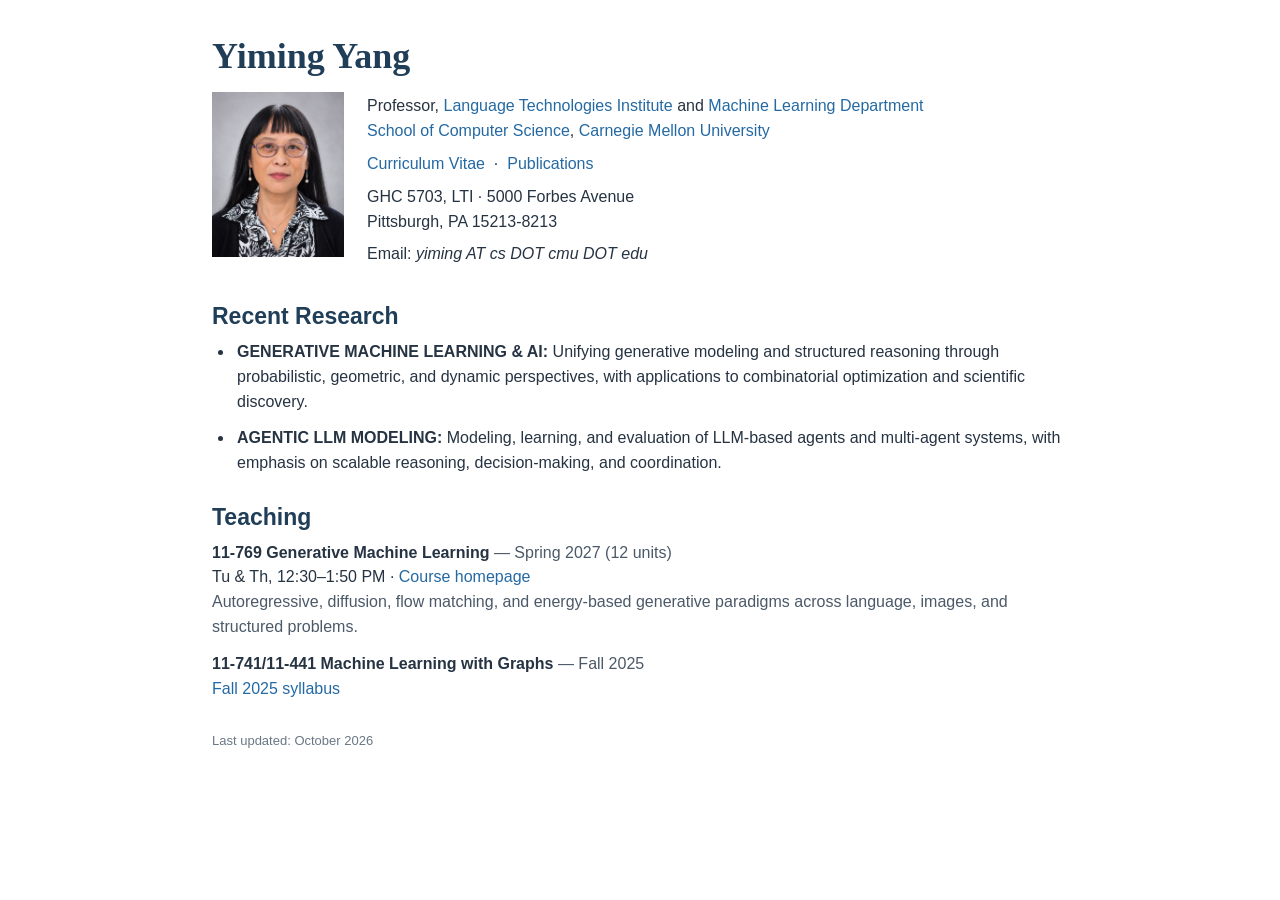
<file: index.html>
<!doctype html>
<html lang="en"><head><meta charset="utf-8"><meta name="viewport" content="width=device-width,initial-scale=1"><title>Yiming Yang | Carnegie Mellon University</title><meta name="description" content="Academic homepage of Yiming Yang, Professor at Carnegie Mellon University."><style>*{box-sizing:border-box}body{margin:0;background:#fff;color:#263342;font:16px/1.55 Arial,Helvetica,sans-serif}.page{max-width:940px;margin:0 auto;padding:36px 42px 55px}h1{font-family:Georgia,serif;font-size:36px;line-height:1.15;margin:0 0 15px;color:#203e58}h2{font-size:23px;color:#203e58;margin:27px 0 9px;line-height:1.25}a{color:#2469a3;text-decoration:none}a:hover{text-decoration:underline}.intro{display:flex;gap:23px;align-items:flex-start}.portrait{width:132px;height:auto;flex-shrink:0}.identity{padding-top:2px}.identity p{margin:0 0 8px}.links{margin-top:12px}.research{padding-left:22px;margin:9px 0}.research li{margin-bottom:12px;padding-left:3px}.course{margin:0 0 12px}.meta{color:#4b5968}.contact{margin:0 0 6px}.footer{margin-top:30px;color:#697786;font-size:13px}@media(max-width:560px){.page{padding:22px 20px}.intro{gap:16px}.portrait{width:105px}h1{font-size:30px}h2{font-size:21px}}</style></head>
<body><main class="page"><h1>Yiming Yang</h1><div class="intro"><img class="portrait" alt="Portrait of Yiming Yang" src="assets/YimingYang_2023_v2.png"><div class="identity"><p>Professor, <a href="https://www.lti.cs.cmu.edu/">Language Technologies Institute</a> and <a href="https://www.ml.cmu.edu/">Machine Learning Department</a><br><a href="https://www.cs.cmu.edu/">School of Computer Science</a>, <a href="https://www.cmu.edu/">Carnegie Mellon University</a></p><p class="links"><a href="https://yimingyang2026.github.io/YYang_CV_2026_2pages.pdf">Curriculum Vitae</a> &nbsp;·&nbsp; <a href="publications.html">Publications</a></p><p class="contact">GHC 5703, LTI · 5000 Forbes Avenue<br>Pittsburgh, PA 15213-8213</p><p class="contact">Email: <em>yiming AT cs DOT cmu DOT edu</em></p></div></div>
<section><h2>Recent Research</h2><ul class="research"><li><strong>GENERATIVE MACHINE LEARNING & AI:</strong> Unifying generative modeling and structured reasoning through probabilistic, geometric, and dynamic perspectives, with applications to combinatorial optimization and scientific discovery.</li><li><strong>AGENTIC LLM MODELING:</strong> Modeling, learning, and evaluation of LLM-based agents and multi-agent systems, with emphasis on scalable reasoning, decision-making, and coordination.</li></ul></section><section><h2>Teaching</h2><p class="course"><strong>11-769 Generative Machine Learning</strong> <span class="meta">— Spring 2027 (12 units)</span><br>Tu &amp; Th, 12:30–1:50 PM · <a href="https://yimingyang2026.github.io/11-769-s27/">Course homepage</a><br><span class="meta">Autoregressive, diffusion, flow matching, and energy-based generative paradigms across language, images, and structured problems.</span></p><p class="course"><strong>11-741/11-441 Machine Learning with Graphs</strong> <span class="meta">— Fall 2025</span><br><a href="https://yimingyang2026.github.io/11-741_F25_syllabus.pdf">Fall 2025 syllabus</a></p></section><p class="footer">Last updated: October 2026</p></main></body></html>
</file>
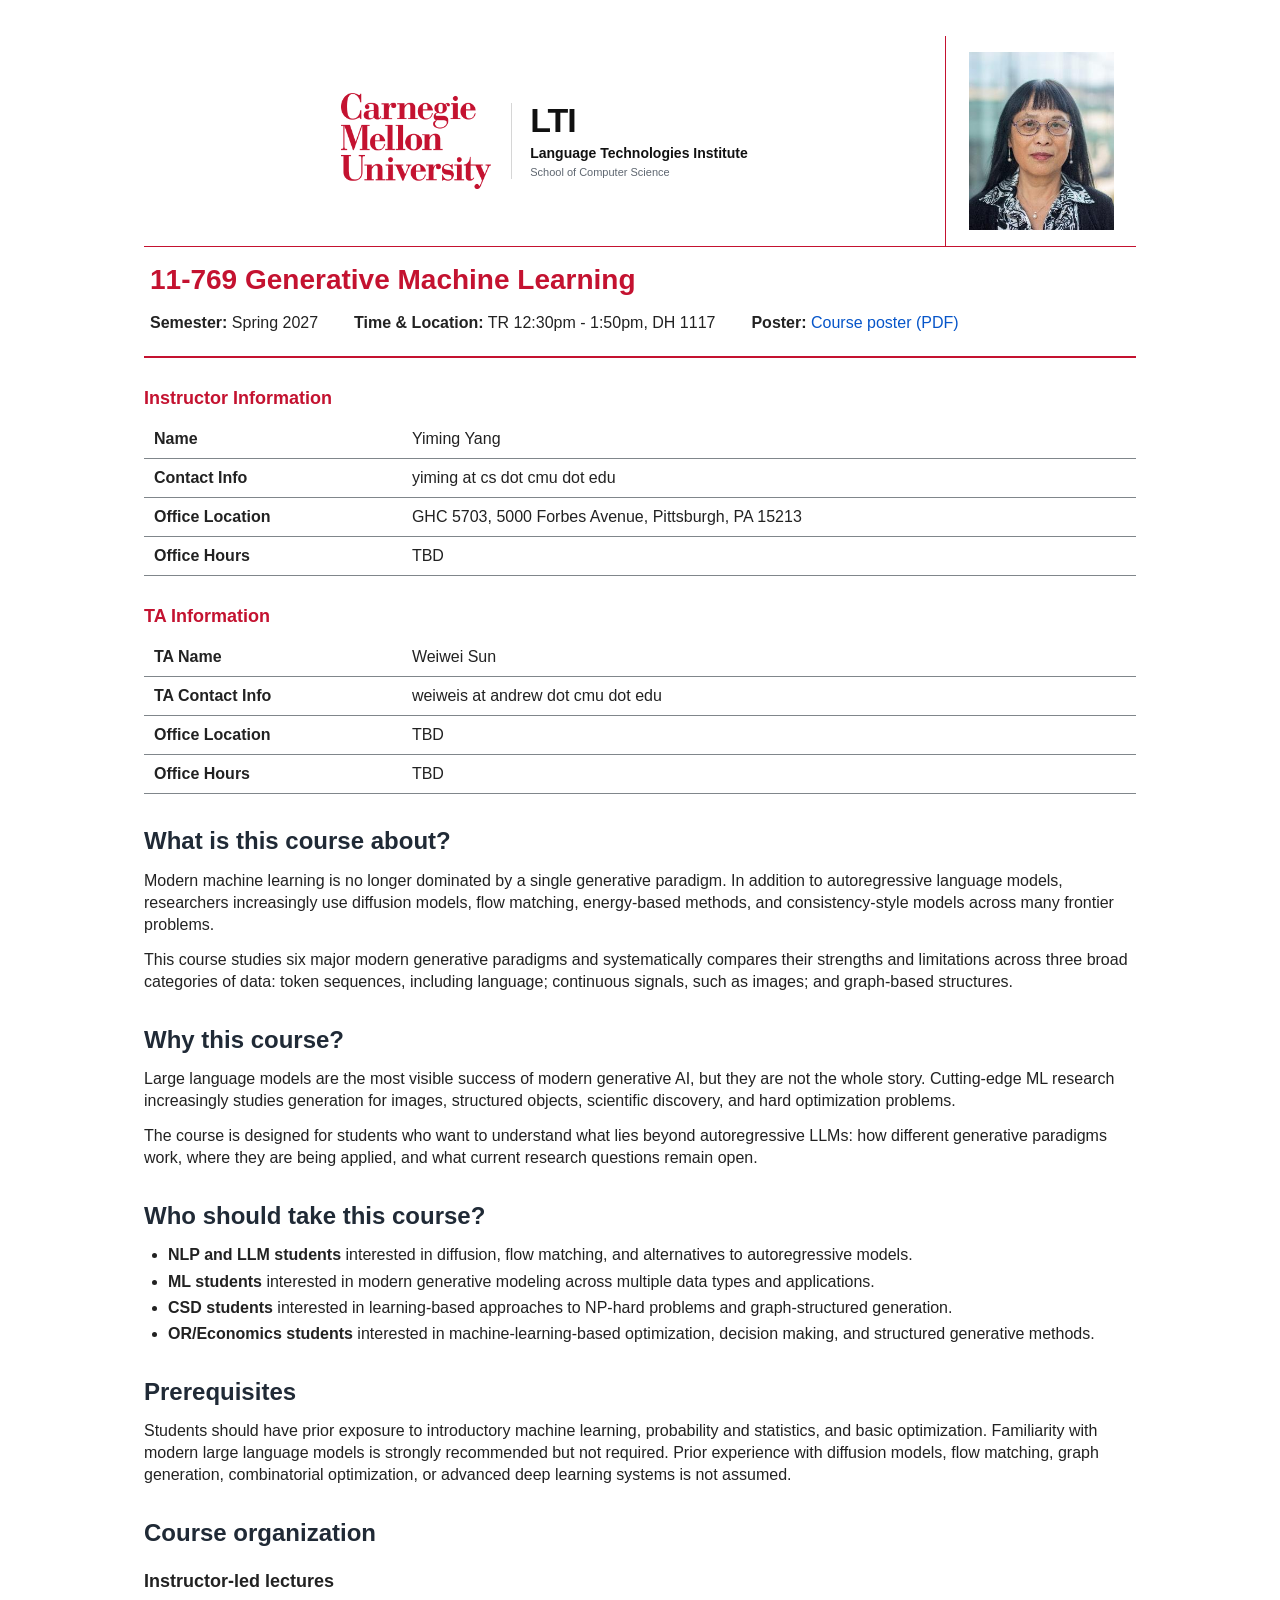
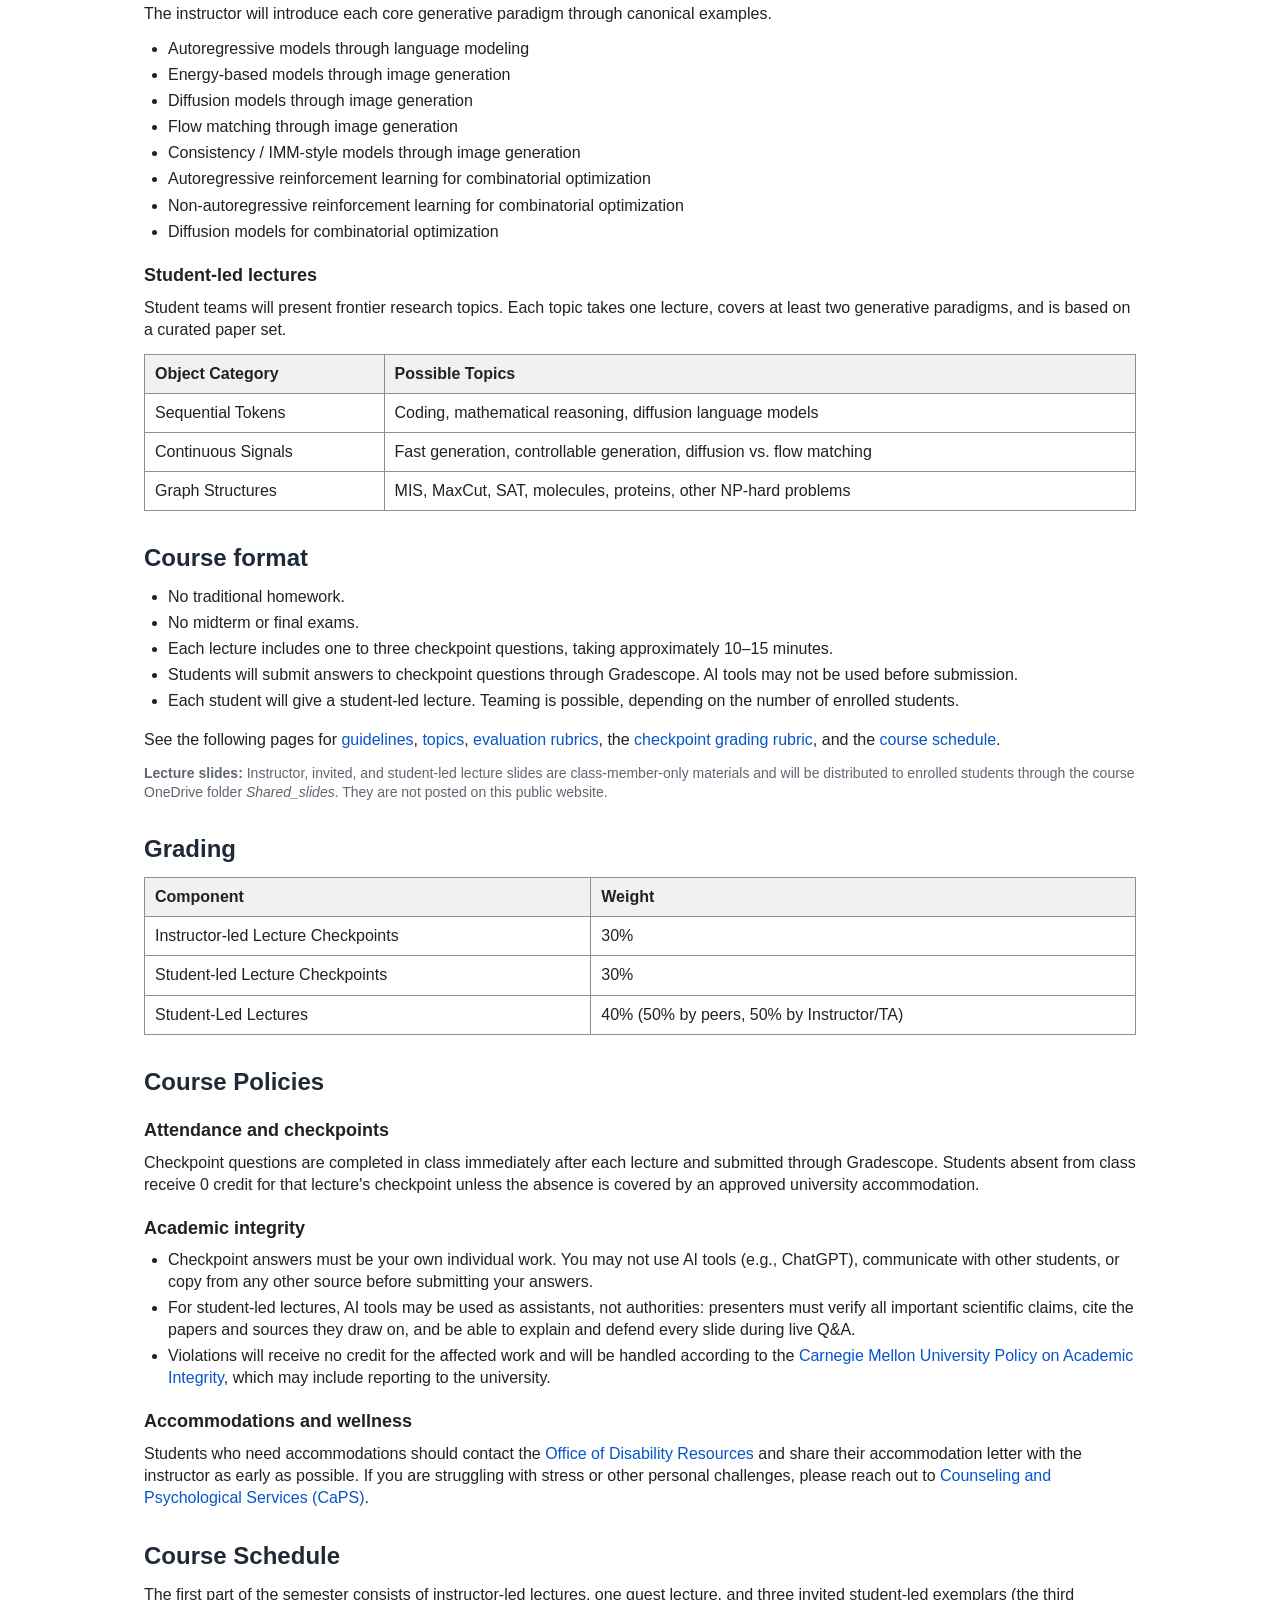
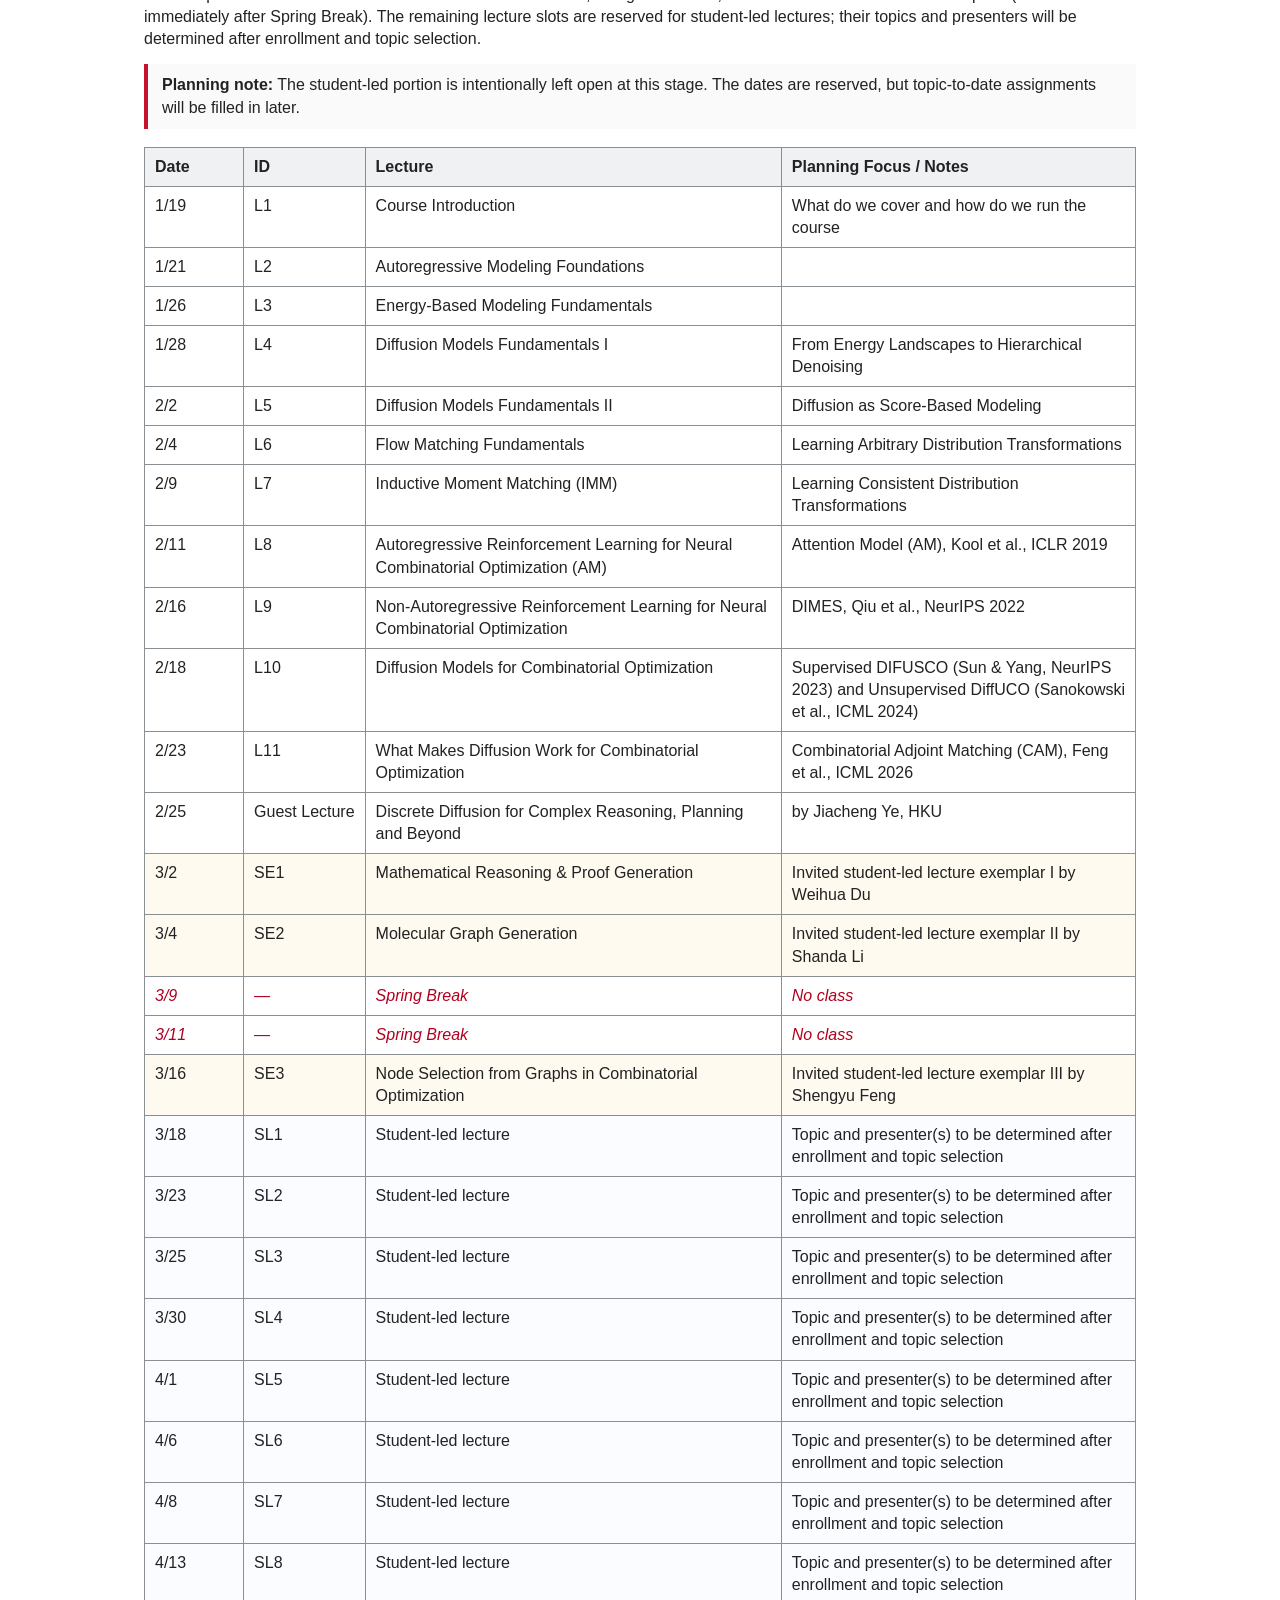
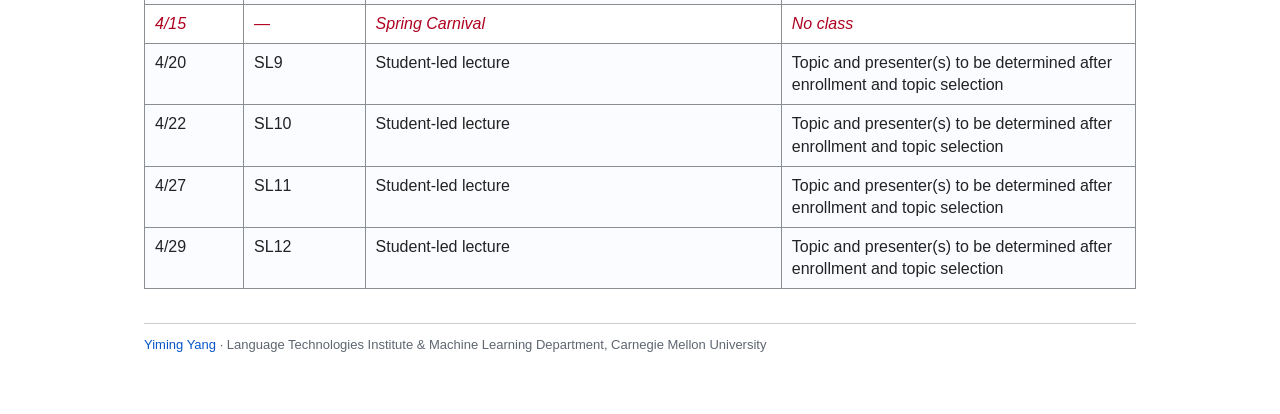
<file: 11-769-s27/index.html>
<!DOCTYPE html>

<html lang="en">
<head>
<meta charset="utf-8"/>
<meta content="width=device-width, initial-scale=1" name="viewport"/>
<title>11-769 Generative Machine Learning — Spring 2027</title>
<style>
:root { --cmu:#c41230; --ink:#222; --muted:#5e6670; --line:#9aa0a6; --soft:#f7f7f7; --link:#0655c9; }
* { box-sizing:border-box; }
body { margin:0; background:#fff; color:var(--ink); font-family:Arial, Helvetica, sans-serif; font-size:16px; line-height:1.38; }
a { color:var(--link); text-decoration:none; } a:hover { text-decoration:underline; }
.page { max-width:1080px; margin:0 auto; padding:36px 44px 60px; }
.course-header { margin-bottom:22px; }
.header-visual { display:grid; grid-template-columns:1fr 190px; min-height:210px; }
.brand, .portrait { display:flex; align-items:center; justify-content:center; padding:14px 18px; }
.brand { border-right:1px solid var(--cmu); }
.brand { gap:20px; }
.brand img { width:150px; max-width:100%; height:auto; }
.lti-id { min-width:120px; padding-left:18px; border-left:1px solid #d6d6d6; line-height:1.05; color:#111; }
.lti-id .lti-big { font-size:34px; font-weight:800; letter-spacing:-1px; color:#111; }
.lti-id .lti-name { margin-top:6px; font-size:14px; font-weight:700; line-height:1.15; }
.lti-id .lti-school { margin-top:5px; font-size:11px; color:var(--muted); line-height:1.2; }
.portrait img { width:145px; height:178px; object-fit:cover; }
.course-meta { padding:16px 6px 18px; border-top:1px solid var(--cmu); border-bottom:2px solid var(--cmu); }
.course-meta h1 { color:var(--cmu); font-size:28px; line-height:1.18; margin:0 0 12px; }
.course-meta-details { display:flex; gap:36px; flex-wrap:wrap; }
.course-meta p { margin:4px 0; }
.section-title { color:var(--cmu); font-size:18px; margin:28px 0 9px; font-weight:700; }
h2 { font-size:24px; margin:30px 0 12px; color:#202a36; }
h3 { font-size:18px; margin:20px 0 8px; }
p { margin:9px 0 13px; }
ul { margin:7px 0 14px 24px; padding:0; } li { margin:4px 0; }
.info-table, .grading-table, .schedule-table, .topic-table { width:100%; border-collapse:collapse; margin:8px 0 18px; }
.info-table td { border-bottom:1px solid #80868b; padding:8px 10px; } .info-table td:first-child { font-weight:700; width:26%; }
.grading-table th,.grading-table td,.schedule-table th,.schedule-table td,.topic-table th,.topic-table td { border:1px solid #8a8f94; padding:8px 10px; vertical-align:top; text-align:left; }
.grading-table th,.schedule-table th,.topic-table th { background:#f0f1f2; font-weight:700; }
.schedule-table td:nth-child(1) { width:10%; white-space:nowrap; } .schedule-table td:nth-child(2) { width:8%; white-space:nowrap; } .schedule-table td:nth-child(3) { width:42%; }
.schedule-table tr.exemplar td { background:#fffaf0; } .schedule-table tr.student td { background:#fafcff; } .schedule-table tr.no-class td { color:#b00020; font-style:italic; }
.note { margin:14px 0 18px; padding:10px 14px; border-left:4px solid var(--cmu); background:#fafafa; }
.links { margin-top:16px; }
.small { color:var(--muted); font-size:14px; }
.footer { margin-top:34px; padding-top:12px; border-top:1px solid #ccc; color:var(--muted); font-size:13px; }
@media (max-width:760px) {
  .page { padding:18px 16px 40px; }
  .header-visual { grid-template-columns:1fr; }
  .brand,.portrait { border-right:0; border-bottom:1px solid var(--cmu); }
  .brand { flex-wrap:wrap; }
  .lti-id { border-left:0; padding-left:0; text-align:center; }
  .course-meta { padding:18px 4px; }
  .schedule-table { font-size:14px; }
}
</style>
</head>
<body>
<div class="page">
<header class="course-header">
<div class="header-visual">
<div class="brand"><img alt="Carnegie Mellon University" src="images/cmu-logo.png"/><div class="lti-id"><div class="lti-big">LTI</div><div class="lti-name">Language Technologies Institute</div><div class="lti-school">School of Computer Science</div></div></div>
<div class="portrait"><img alt="Portrait of Yiming Yang" src="images/instructor.jpg"/></div>
</div>
<div class="course-meta">
<h1>11-769 Generative Machine Learning</h1>
<div class="course-meta-details">
<p><strong>Semester:</strong> Spring 2027</p>
<p><strong>Time &amp; Location:</strong> TR 12:30pm - 1:50pm, DH 1117</p>
<p><strong>Poster:</strong> <a href="Course_documents/11-769_Course_Poster.pdf">Course poster (PDF)</a></p>
</div>
</div>
</header>
<div class="section-title" id="instructor-information">Instructor Information</div>
<table class="info-table">
<tr><td>Name</td><td>Yiming Yang</td></tr>
<tr><td>Contact Info</td><td>yiming at cs dot cmu dot edu</td></tr>
<tr><td>Office Location</td><td>GHC 5703, 5000 Forbes Avenue, Pittsburgh, PA 15213</td></tr>
<tr><td>Office Hours</td><td>TBD</td></tr>
</table>
<div class="section-title">TA Information</div>
<table class="info-table">
<tr><td>TA Name</td><td>Weiwei Sun</td></tr>
<tr><td>TA Contact Info</td><td>weiweis at andrew dot cmu dot edu</td></tr>
<tr><td>Office Location</td><td>TBD</td></tr>
<tr><td>Office Hours</td><td>TBD</td></tr>
</table>


<h2>What is this course about?</h2>
<p>Modern machine learning is no longer dominated by a single generative paradigm.  In addition to autoregressive language models, researchers increasingly use diffusion models, flow matching, energy-based methods, and consistency-style models across many frontier problems.</p>
<p>This course studies six major modern generative paradigms and systematically compares their strengths and limitations across three broad categories of data: token sequences, including language; continuous signals, such as images; and graph-based structures.</p>
<h2>Why this course?</h2>
<p>Large language models are the most visible success of modern generative AI, but they are not the whole story. Cutting-edge ML research increasingly studies generation for images, structured objects, scientific discovery, and hard optimization problems.</p>
<p>The course is designed for students who want to understand what lies beyond autoregressive LLMs: how different generative paradigms work, where they are being applied, and what current research questions remain open.</p>
<h2>Who should take this course?</h2>
<ul>
<li><strong>NLP and LLM students</strong> interested in diffusion, flow matching, and alternatives to autoregressive models.</li>
<li><strong>ML students</strong> interested in modern generative modeling across multiple data types and applications.</li>
<li><strong>CSD students</strong> interested in learning-based approaches to NP-hard problems and graph-structured generation.</li>
<li><strong>OR/Economics students</strong> interested in machine-learning-based optimization, decision making, and structured generative methods.</li>
</ul>
<h2>Prerequisites</h2>
<p>Students should have prior exposure to introductory machine learning, probability and statistics, and basic optimization. Familiarity with modern large language models is strongly recommended but not required. Prior experience with diffusion models, flow matching, graph generation, combinatorial optimization, or advanced deep learning systems is not assumed.</p>
<h2>Course organization</h2>
<h3>Instructor-led lectures</h3>
<p>The instructor will introduce each core generative paradigm through canonical examples.</p>
<ul>
<li>Autoregressive models through language modeling</li>
<li>Energy-based models through image generation</li>
<li>Diffusion models through image generation</li>
<li>Flow matching through image generation</li>
<li>Consistency / IMM-style models through image generation</li>
<li>Autoregressive reinforcement learning for combinatorial optimization</li>
<li>Non-autoregressive reinforcement learning for combinatorial optimization</li>
<li>Diffusion models for combinatorial optimization</li>
</ul>
<h3>Student-led lectures</h3>
<p>Student teams will present frontier research topics. Each topic takes one lecture, covers at least two generative paradigms, and is based on a curated paper set.</p>
<table class="topic-table">
<thead><tr><th>Object Category</th><th>Possible Topics</th></tr></thead>
<tbody>
<tr><td>Sequential Tokens</td><td>Coding, mathematical reasoning, diffusion language models</td></tr>
<tr><td>Continuous Signals</td><td>Fast generation, controllable generation, diffusion vs. flow matching</td></tr>
<tr><td>Graph Structures</td><td>MIS, MaxCut, SAT, molecules, proteins, other NP-hard problems</td></tr>
</tbody>
</table>
<h2>Course format</h2>
<ul>
<li>No traditional homework.</li>
<li>No midterm or final exams.</li>
<li>Each lecture includes one to three checkpoint questions, taking approximately 10–15 minutes.</li>
<li>Students will submit answers to checkpoint questions through Gradescope. AI tools may not be used before submission.</li>
<li>Each student will give a student-led lecture. Teaming is possible, depending on the number of enrolled students.</li>
</ul>
<p class="links">See the following pages for <a href="Course_documents/Student_Led_Lecture_Guidelines.pdf">guidelines</a>, <a href="Course_documents/Student_Led_Lecture_Topics.pdf">topics</a>, <a href="Course_documents/Student_Led_Lecture_Evaluation_Rubric.pdf">evaluation rubrics</a>, the <a href="Course_documents/Generic_Checkpoint_Grading_Rubric.pdf">checkpoint grading rubric</a>, and the <a href="#schedule">course schedule</a>.</p>
<p class="small"><strong>Lecture slides:</strong> Instructor, invited, and student-led lecture slides are class-member-only materials and will be distributed to enrolled students through the course OneDrive folder <em>Shared_slides</em>. They are not posted on this public website.</p>
<h2>Grading</h2>
<table class="grading-table">
<thead><tr><th>Component</th><th>Weight</th></tr></thead>
<tbody>
<tr><td>Instructor-led Lecture Checkpoints</td><td>30%</td></tr>
<tr><td>Student-led Lecture Checkpoints</td><td>30%</td></tr>
<tr><td>Student-Led Lectures</td><td>40% (50% by peers, 50% by Instructor/TA)</td></tr>
</tbody>
</table>
<h2 id="policies">Course Policies</h2>
<h3>Attendance and checkpoints</h3>
<p>Checkpoint questions are completed in class immediately after each lecture and submitted through Gradescope. Students absent from class receive 0 credit for that lecture's checkpoint unless the absence is covered by an approved university accommodation.</p>
<h3>Academic integrity</h3>
<ul>
<li>Checkpoint answers must be your own individual work. You may not use AI tools (e.g., ChatGPT), communicate with other students, or copy from any other source before submitting your answers.</li>
<li>For student-led lectures, AI tools may be used as assistants, not authorities: presenters must verify all important scientific claims, cite the papers and sources they draw on, and be able to explain and defend every slide during live Q&amp;A.</li>
<li>Violations will receive no credit for the affected work and will be handled according to the <a href="https://www.cmu.edu/policies/student-and-student-life/academic-integrity.html">Carnegie Mellon University Policy on Academic Integrity</a>, which may include reporting to the university.</li>
</ul>
<h3>Accommodations and wellness</h3>
<p>Students who need accommodations should contact the <a href="https://www.cmu.edu/disability-resources/">Office of Disability Resources</a> and share their accommodation letter with the instructor as early as possible. If you are struggling with stress or other personal challenges, please reach out to <a href="https://www.cmu.edu/counseling/">Counseling and Psychological Services (CaPS)</a>.</p>
<h2 id="schedule">Course Schedule</h2>
<p>The first part of the semester consists of instructor-led lectures, one guest lecture, and three invited student-led exemplars (the third immediately after Spring Break). The remaining lecture slots are reserved for student-led lectures; their topics and presenters will be determined after enrollment and topic selection.</p>
<div class="note"><strong>Planning note:</strong> The student-led portion is intentionally left open at this stage. The dates are reserved, but topic-to-date assignments will be filled in later.</div>
<table class="schedule-table">
<thead><tr><th>Date</th><th>ID</th><th>Lecture</th><th>Planning Focus / Notes</th></tr></thead>
<tbody>
<tr class=""><td>1/19</td><td>L1</td><td>Course Introduction</td><td>What do we cover and how do we run the course</td></tr>
<tr class=""><td>1/21</td><td>L2</td><td>Autoregressive Modeling Foundations</td><td></td></tr>
<tr class=""><td>1/26</td><td>L3</td><td>Energy-Based Modeling Fundamentals</td><td></td></tr>
<tr class=""><td>1/28</td><td>L4</td><td>Diffusion Models Fundamentals I</td><td>From Energy Landscapes to Hierarchical Denoising</td></tr>
<tr class=""><td>2/2</td><td>L5</td><td>Diffusion Models Fundamentals II</td><td>Diffusion as Score-Based Modeling</td></tr>
<tr class=""><td>2/4</td><td>L6</td><td>Flow Matching Fundamentals</td><td>Learning Arbitrary Distribution Transformations</td></tr>
<tr class=""><td>2/9</td><td>L7</td><td>Inductive Moment Matching (IMM)</td><td>Learning Consistent Distribution Transformations</td></tr>
<tr class=""><td>2/11</td><td>L8</td><td>Autoregressive Reinforcement Learning for Neural Combinatorial Optimization (AM)</td><td>Attention Model (AM), Kool et al., ICLR 2019</td></tr>
<tr class=""><td>2/16</td><td>L9</td><td>Non-Autoregressive Reinforcement Learning for Neural Combinatorial Optimization</td><td>DIMES, Qiu et al., NeurIPS 2022</td></tr>
<tr class=""><td>2/18</td><td>L10</td><td>Diffusion Models for Combinatorial Optimization</td><td>Supervised DIFUSCO (Sun &amp; Yang, NeurIPS 2023) and Unsupervised DiffUCO (Sanokowski et al., ICML 2024)</td></tr>
<tr class=""><td>2/23</td><td>L11</td><td>What Makes Diffusion Work for Combinatorial Optimization</td><td>Combinatorial Adjoint Matching (CAM), Feng et al., ICML 2026</td></tr>
<tr class=""><td>2/25</td><td>Guest Lecture</td><td>Discrete Diffusion for Complex Reasoning, Planning and Beyond</td><td>by Jiacheng Ye, HKU</td></tr>
<tr class="exemplar"><td>3/2</td><td>SE1</td><td>Mathematical Reasoning &amp; Proof Generation</td><td>Invited student-led lecture exemplar I by Weihua Du</td></tr>
<tr class="exemplar"><td>3/4</td><td>SE2</td><td>Molecular Graph Generation</td><td>Invited student-led lecture exemplar II by Shanda Li</td></tr>
<tr class="no-class"><td>3/9</td><td>—</td><td>Spring Break</td><td>No class</td></tr>
<tr class="no-class"><td>3/11</td><td>—</td><td>Spring Break</td><td>No class</td></tr>
<tr class="exemplar"><td>3/16</td><td>SE3</td><td>Node Selection from Graphs in Combinatorial Optimization</td><td>Invited student-led lecture exemplar III by Shengyu Feng</td></tr>
<tr class="student"><td>3/18</td><td>SL1</td><td>Student-led lecture</td><td>Topic and presenter(s) to be determined after enrollment and topic selection</td></tr>
<tr class="student"><td>3/23</td><td>SL2</td><td>Student-led lecture</td><td>Topic and presenter(s) to be determined after enrollment and topic selection</td></tr>
<tr class="student"><td>3/25</td><td>SL3</td><td>Student-led lecture</td><td>Topic and presenter(s) to be determined after enrollment and topic selection</td></tr>
<tr class="student"><td>3/30</td><td>SL4</td><td>Student-led lecture</td><td>Topic and presenter(s) to be determined after enrollment and topic selection</td></tr>
<tr class="student"><td>4/1</td><td>SL5</td><td>Student-led lecture</td><td>Topic and presenter(s) to be determined after enrollment and topic selection</td></tr>
<tr class="student"><td>4/6</td><td>SL6</td><td>Student-led lecture</td><td>Topic and presenter(s) to be determined after enrollment and topic selection</td></tr>
<tr class="student"><td>4/8</td><td>SL7</td><td>Student-led lecture</td><td>Topic and presenter(s) to be determined after enrollment and topic selection</td></tr>
<tr class="student"><td>4/13</td><td>SL8</td><td>Student-led lecture</td><td>Topic and presenter(s) to be determined after enrollment and topic selection</td></tr>
<tr class="no-class"><td>4/15</td><td>—</td><td>Spring Carnival</td><td>No class</td></tr>
<tr class="student"><td>4/20</td><td>SL9</td><td>Student-led lecture</td><td>Topic and presenter(s) to be determined after enrollment and topic selection</td></tr>
<tr class="student"><td>4/22</td><td>SL10</td><td>Student-led lecture</td><td>Topic and presenter(s) to be determined after enrollment and topic selection</td></tr>
<tr class="student"><td>4/27</td><td>SL11</td><td>Student-led lecture</td><td>Topic and presenter(s) to be determined after enrollment and topic selection</td></tr>
<tr class="student"><td>4/29</td><td>SL12</td><td>Student-led lecture</td><td>Topic and presenter(s) to be determined after enrollment and topic selection</td></tr>
</tbody>
</table>
<div class="footer"><a href="../">Yiming Yang</a> &middot; Language Technologies Institute &amp; Machine Learning Department, Carnegie Mellon University</div>
</div>
</body>
</html>
</file>
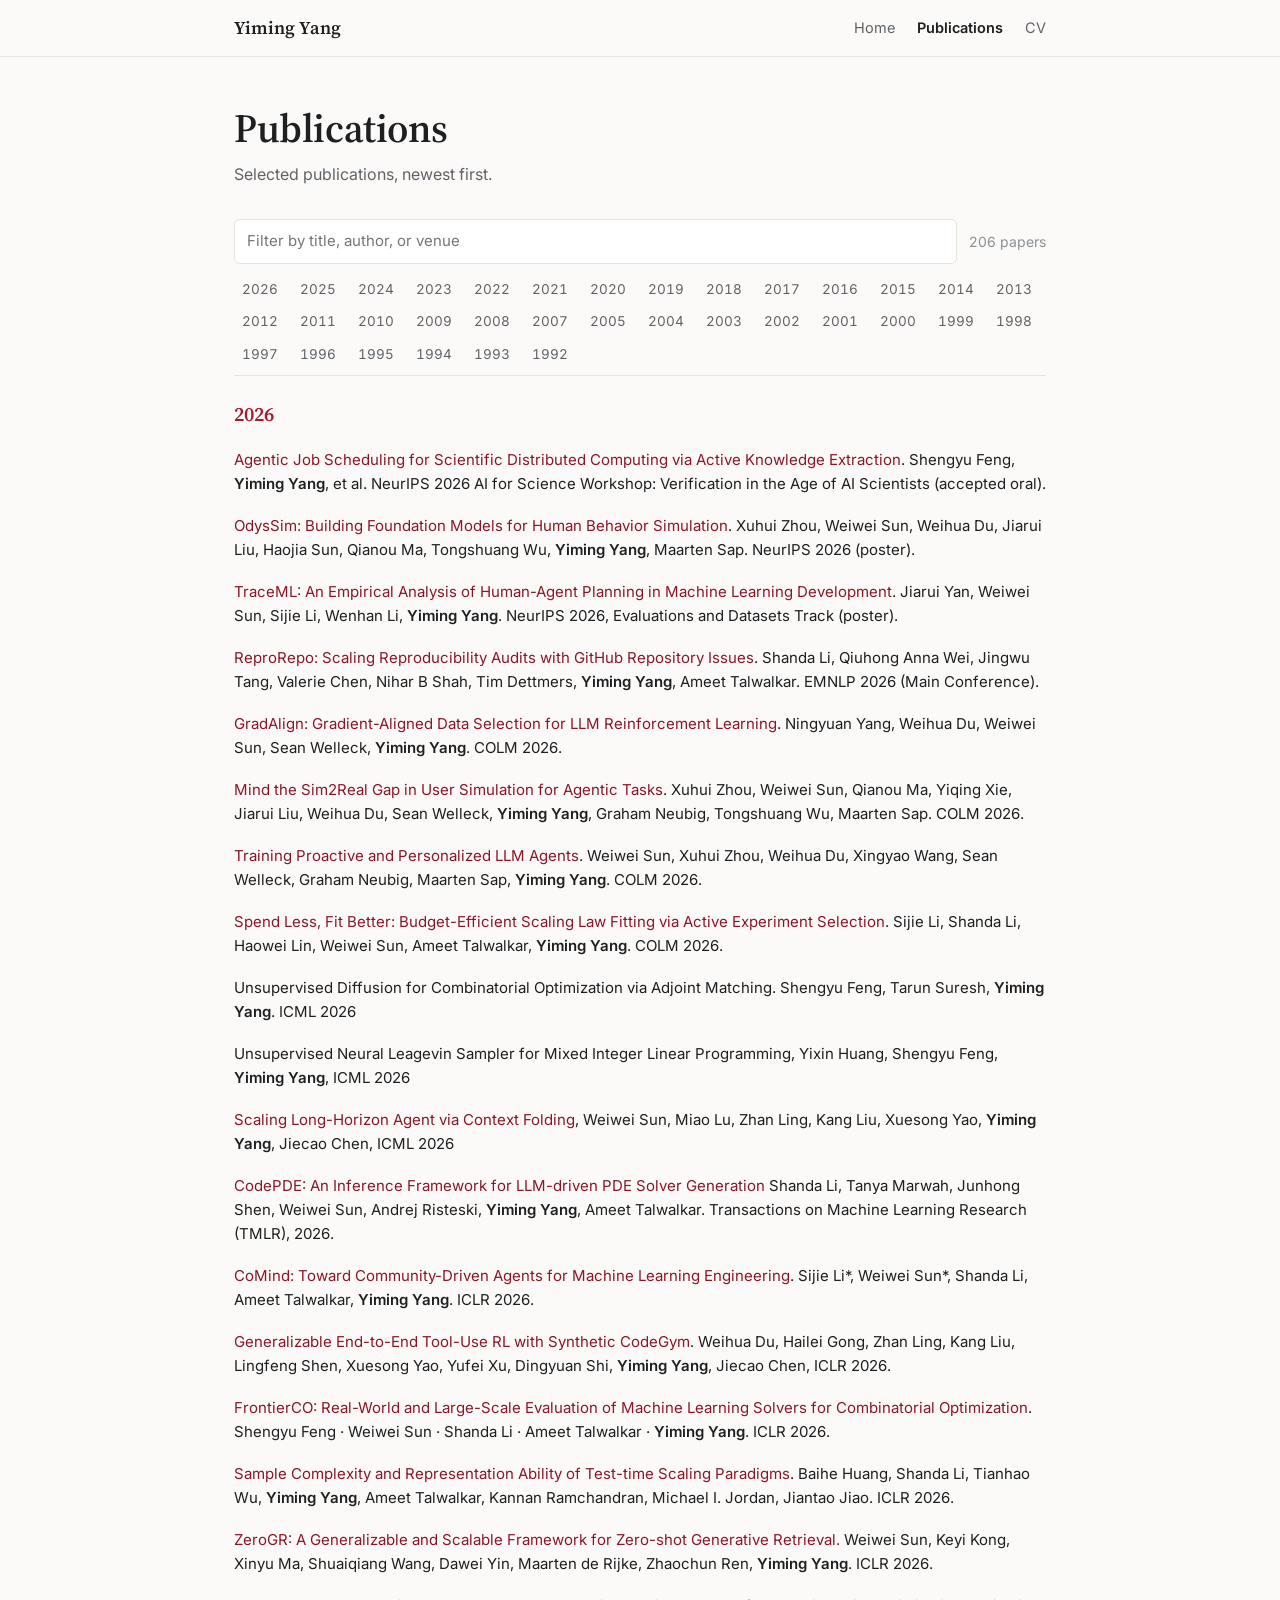
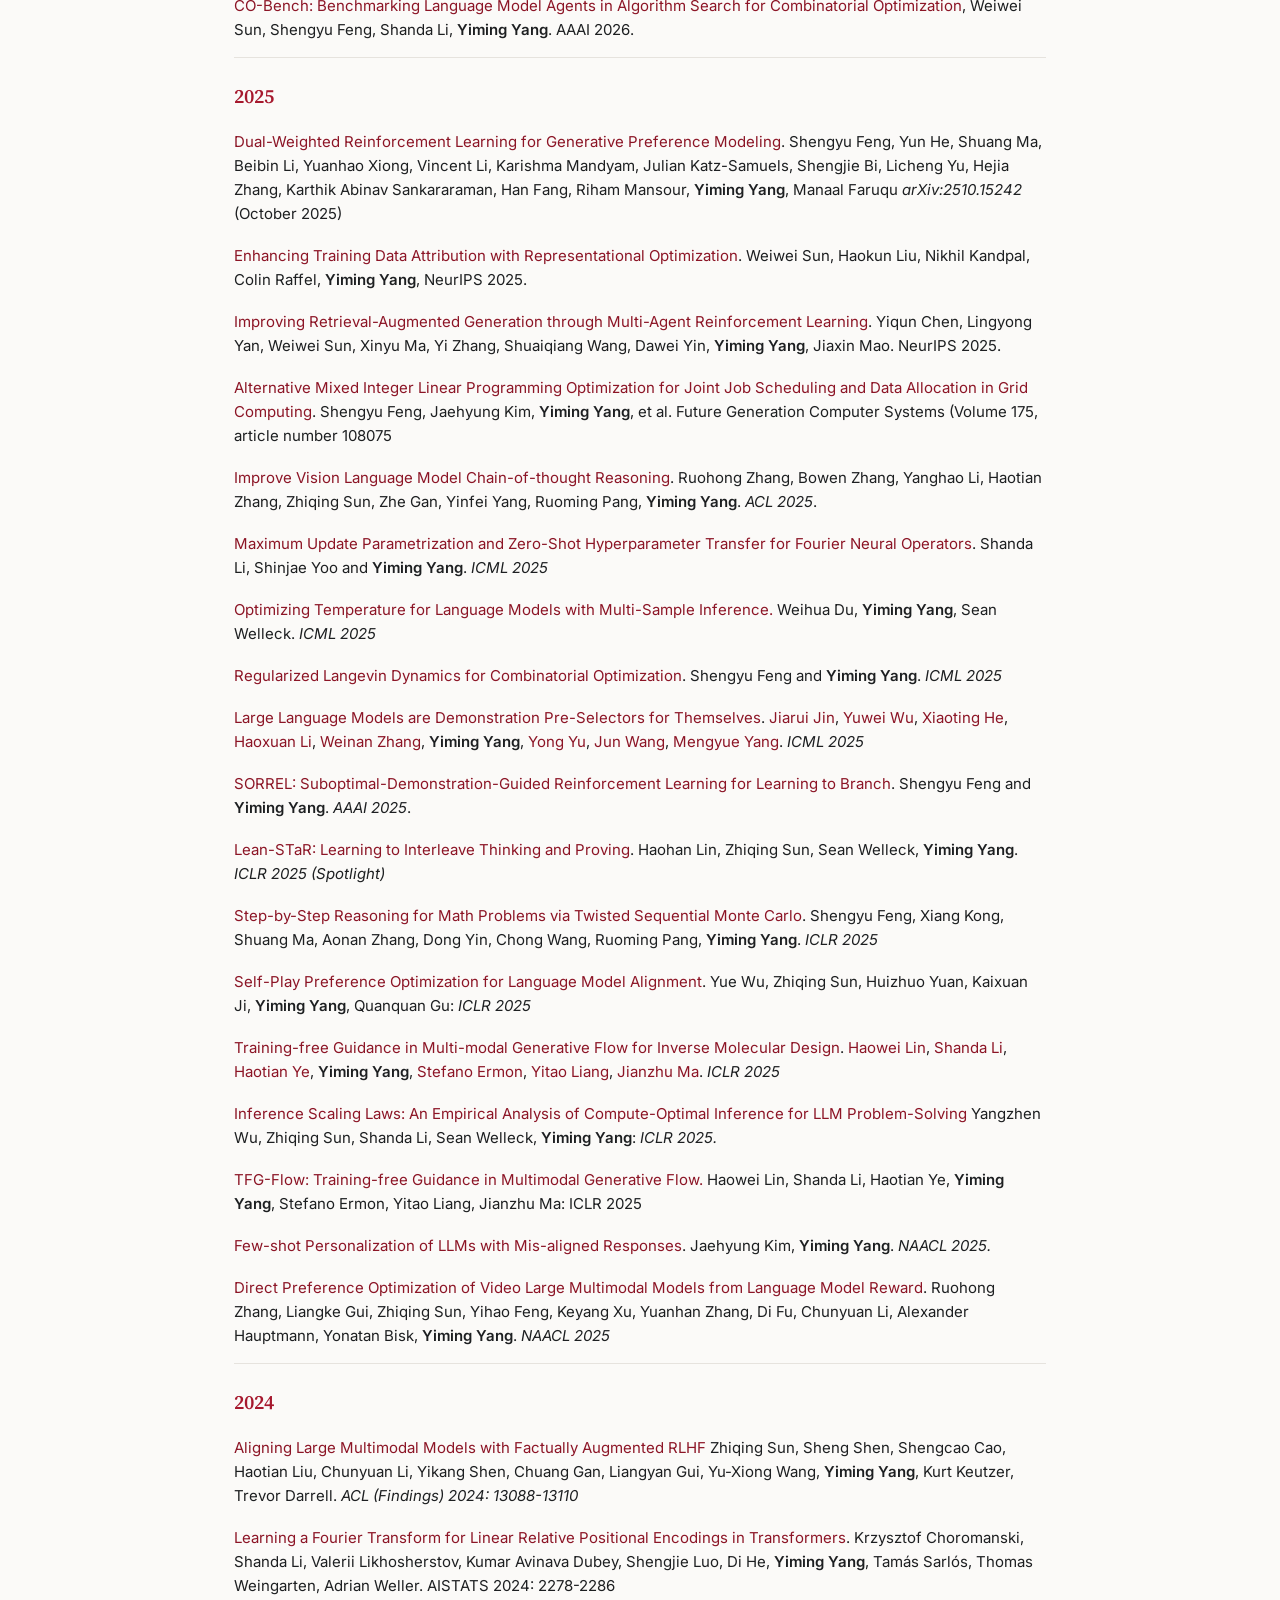
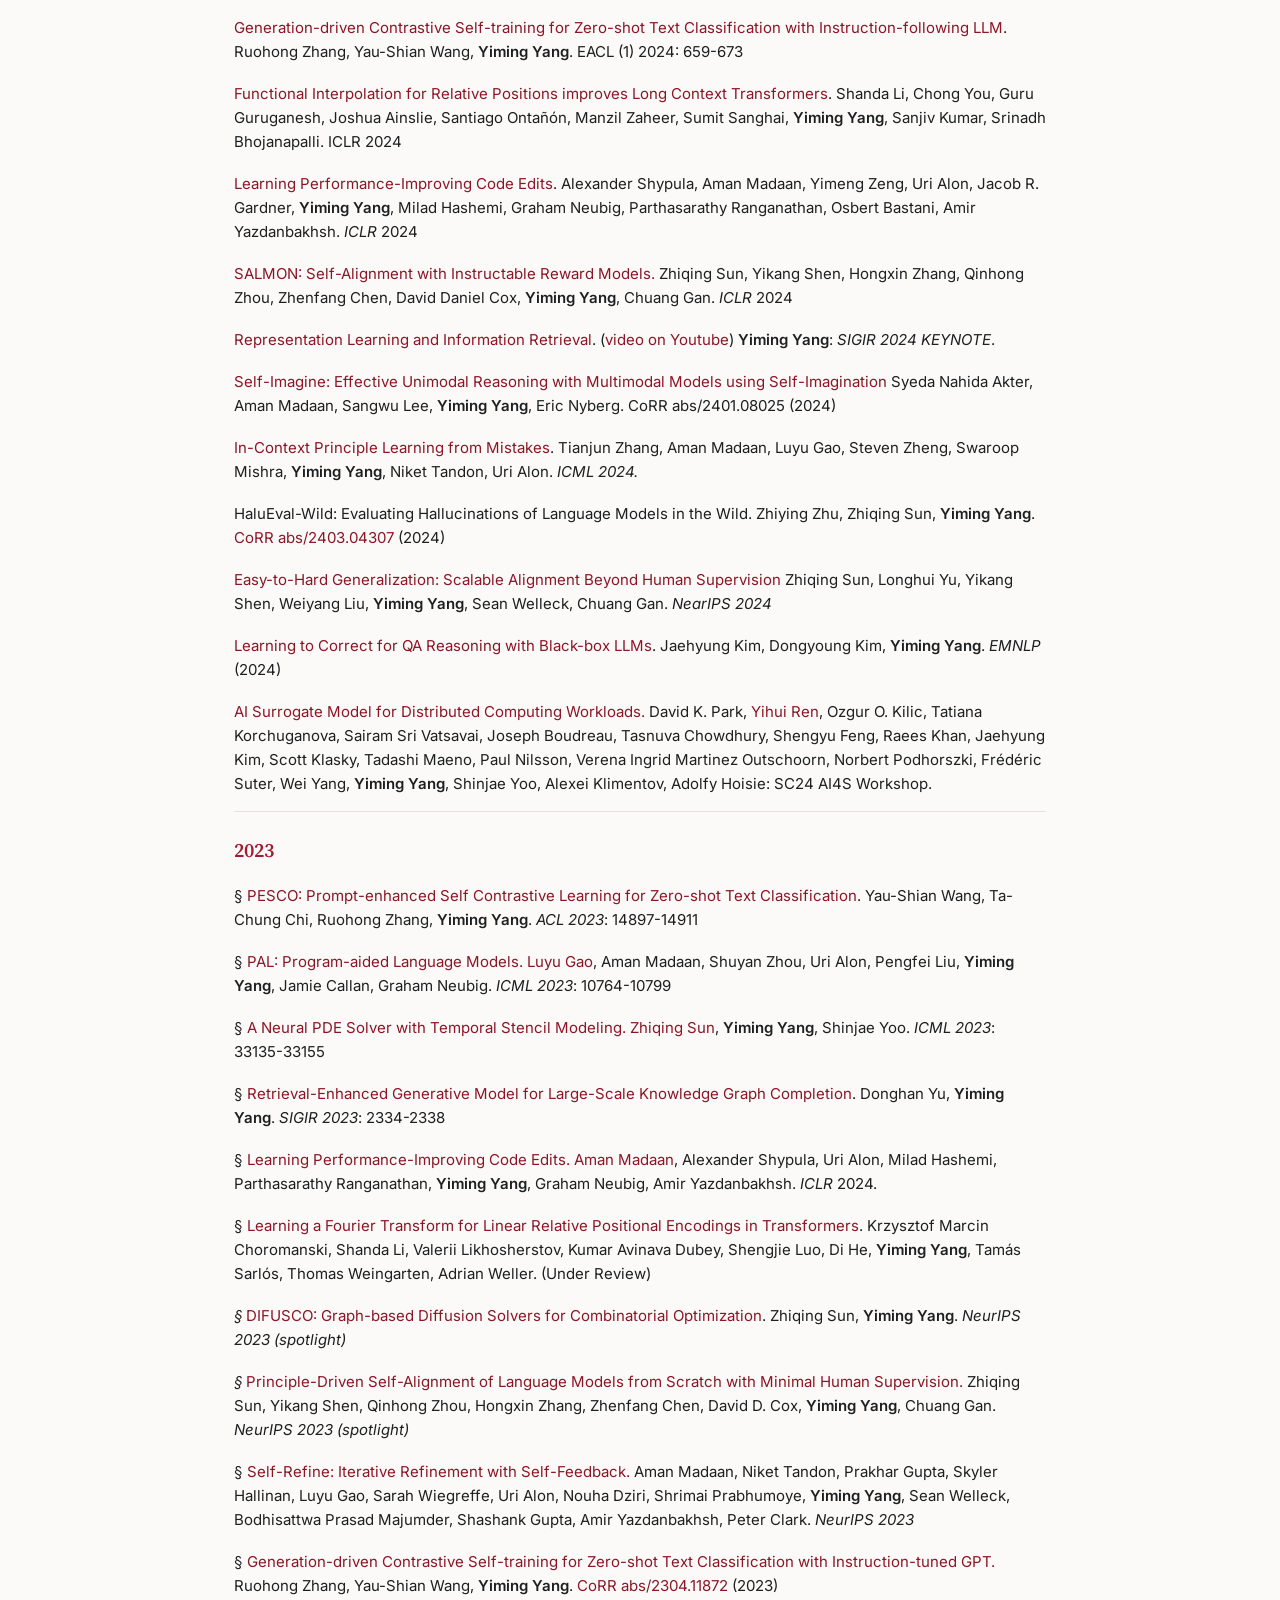
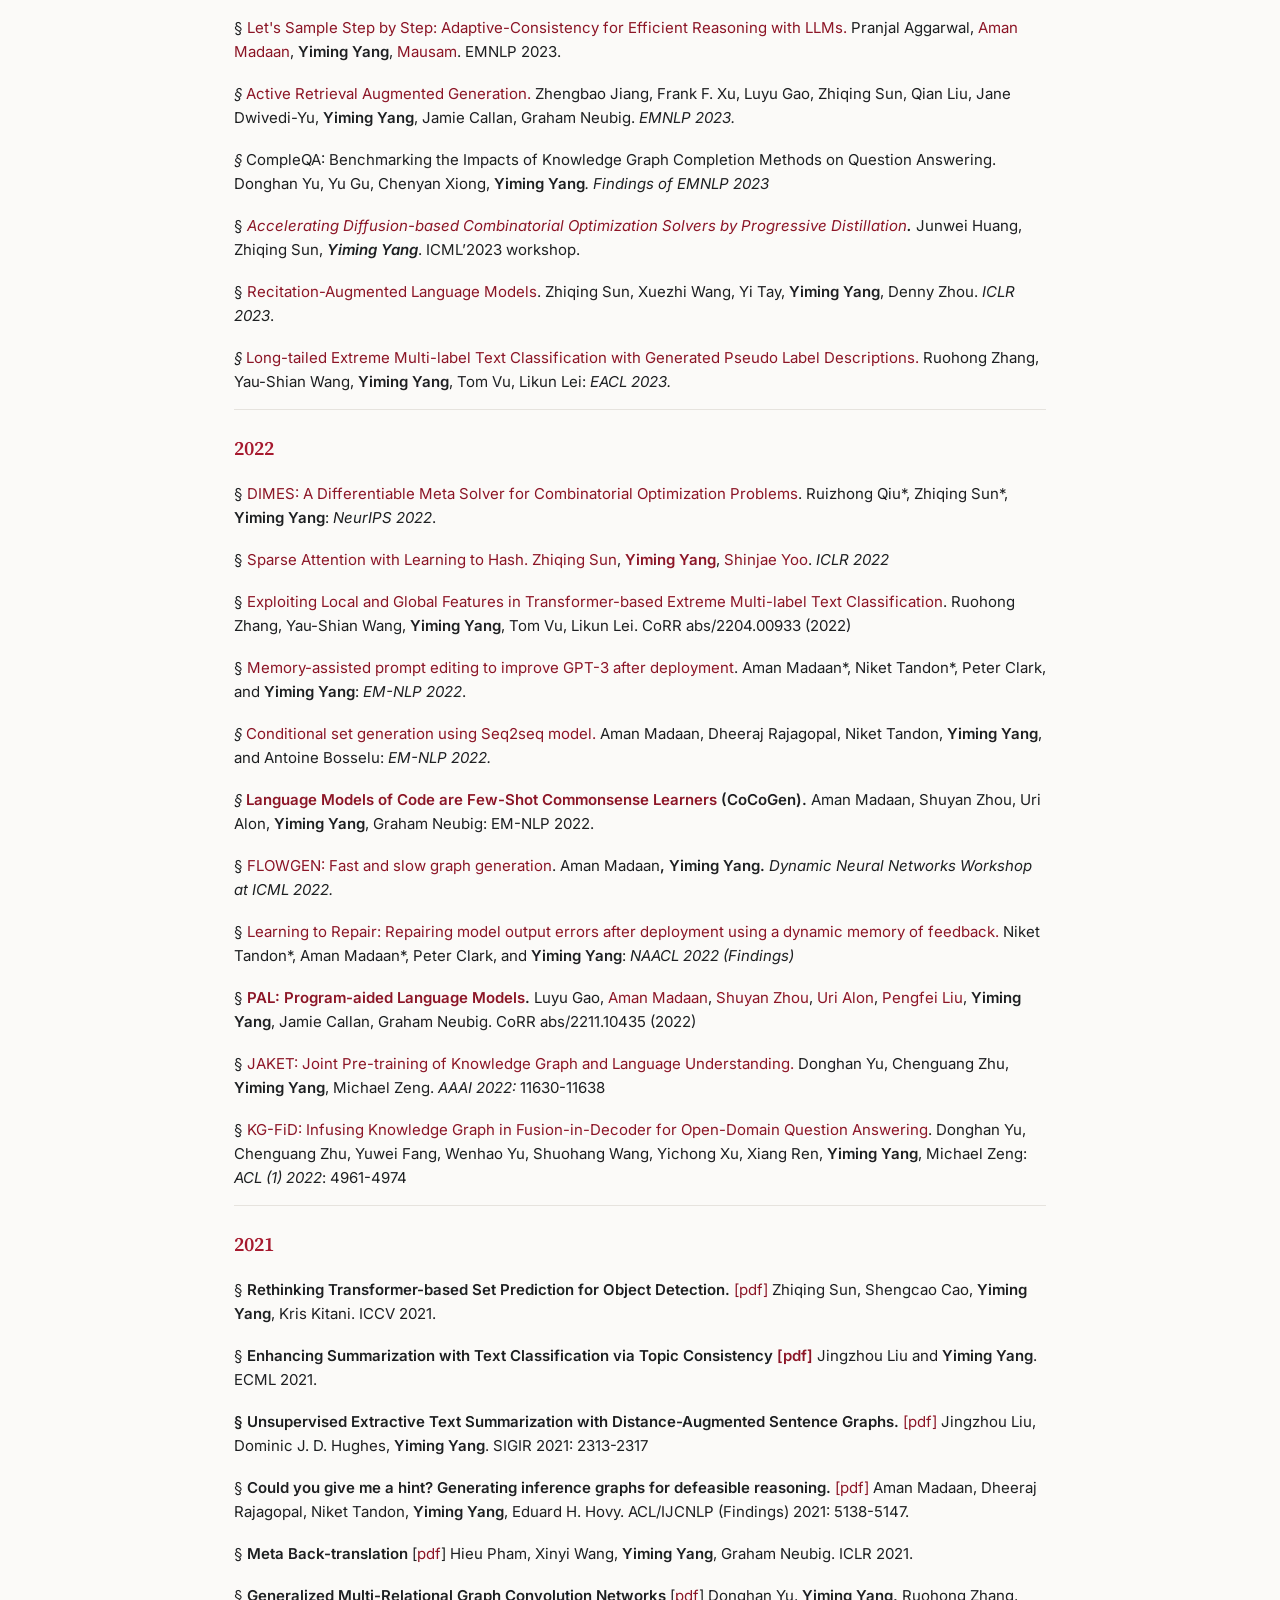
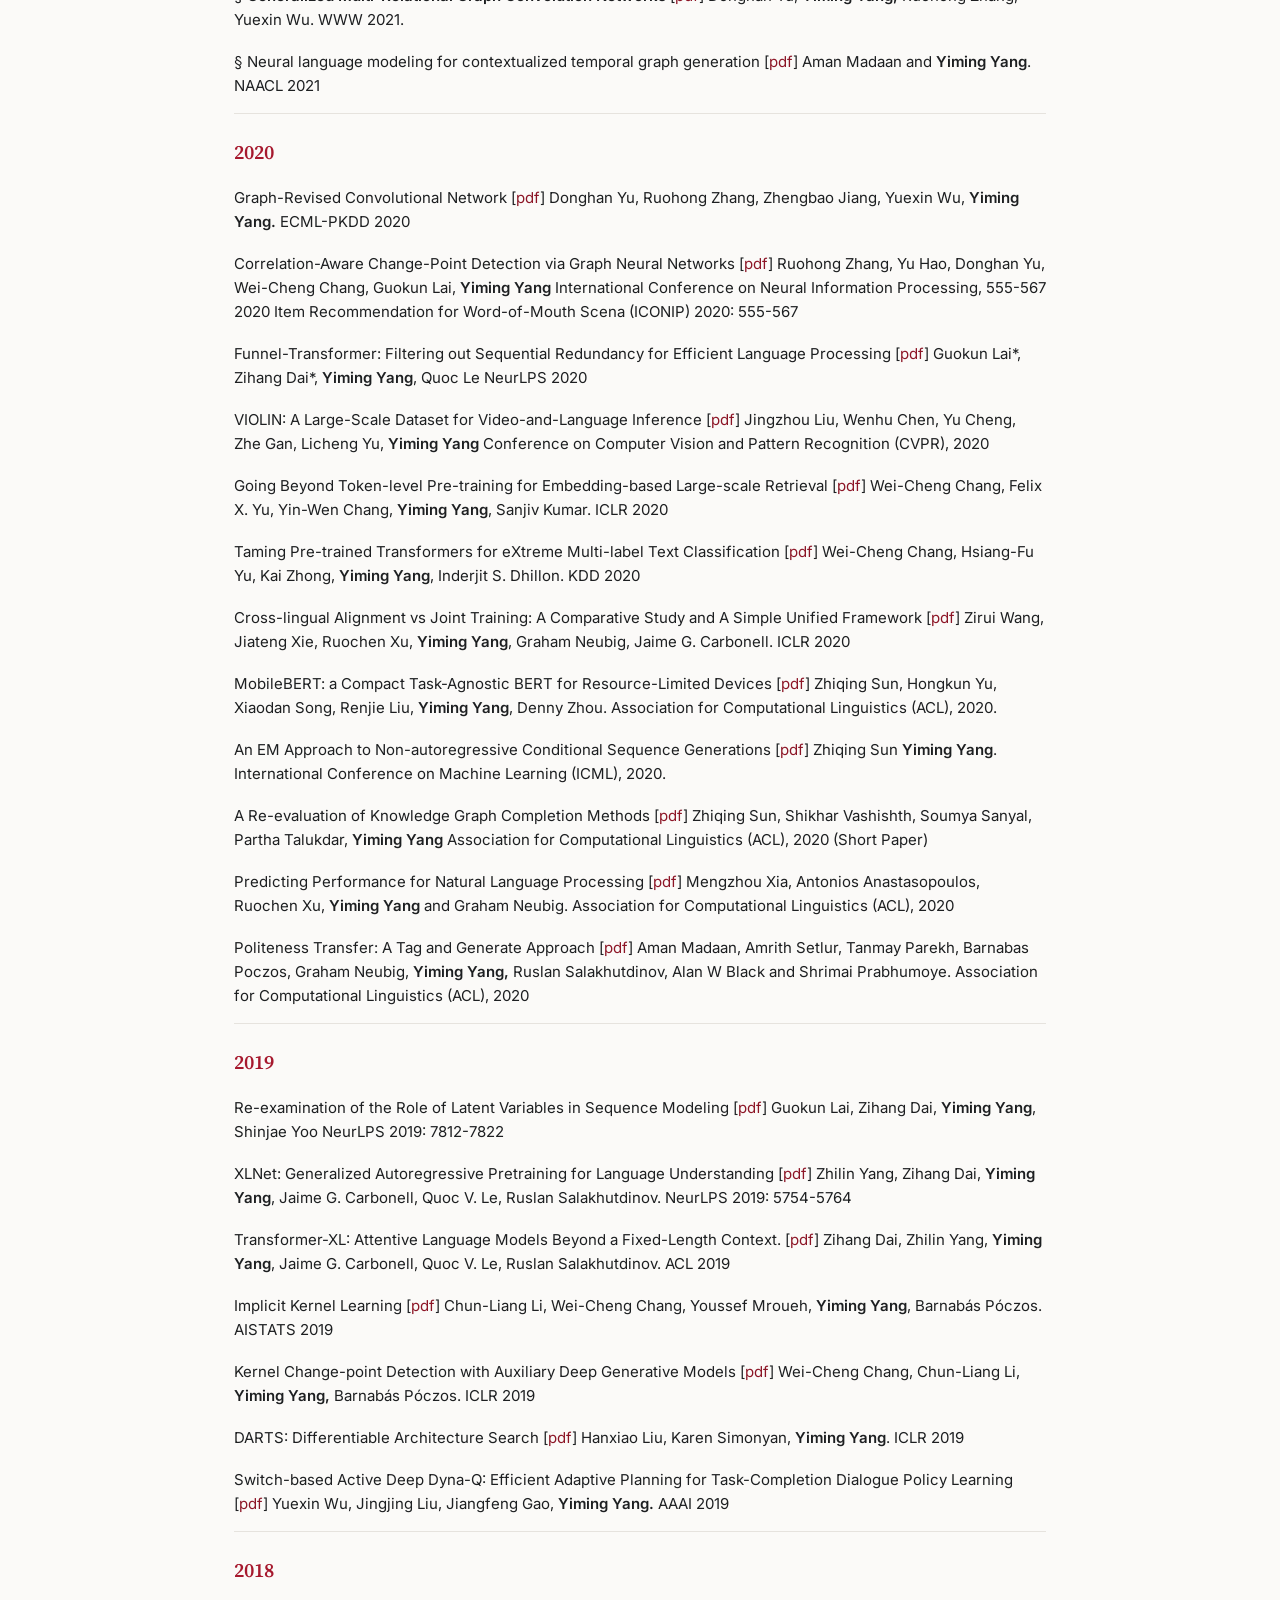
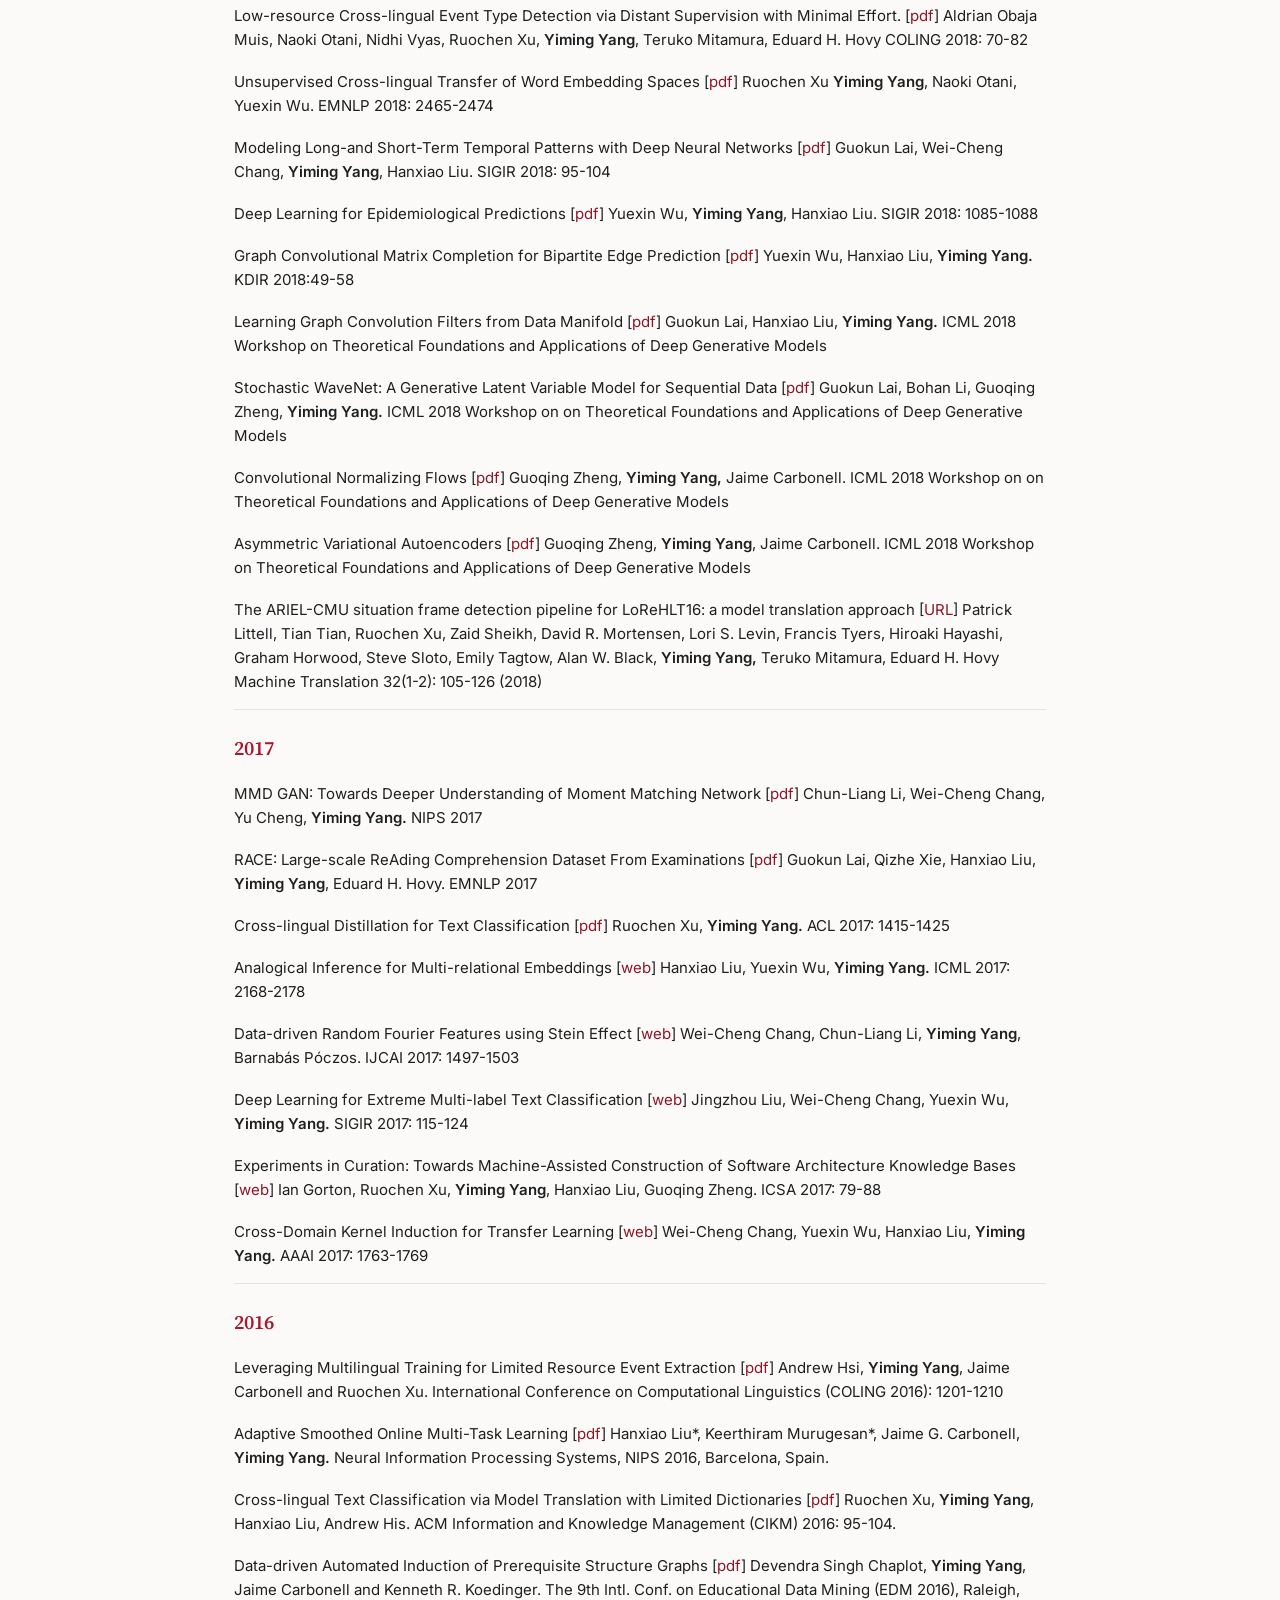
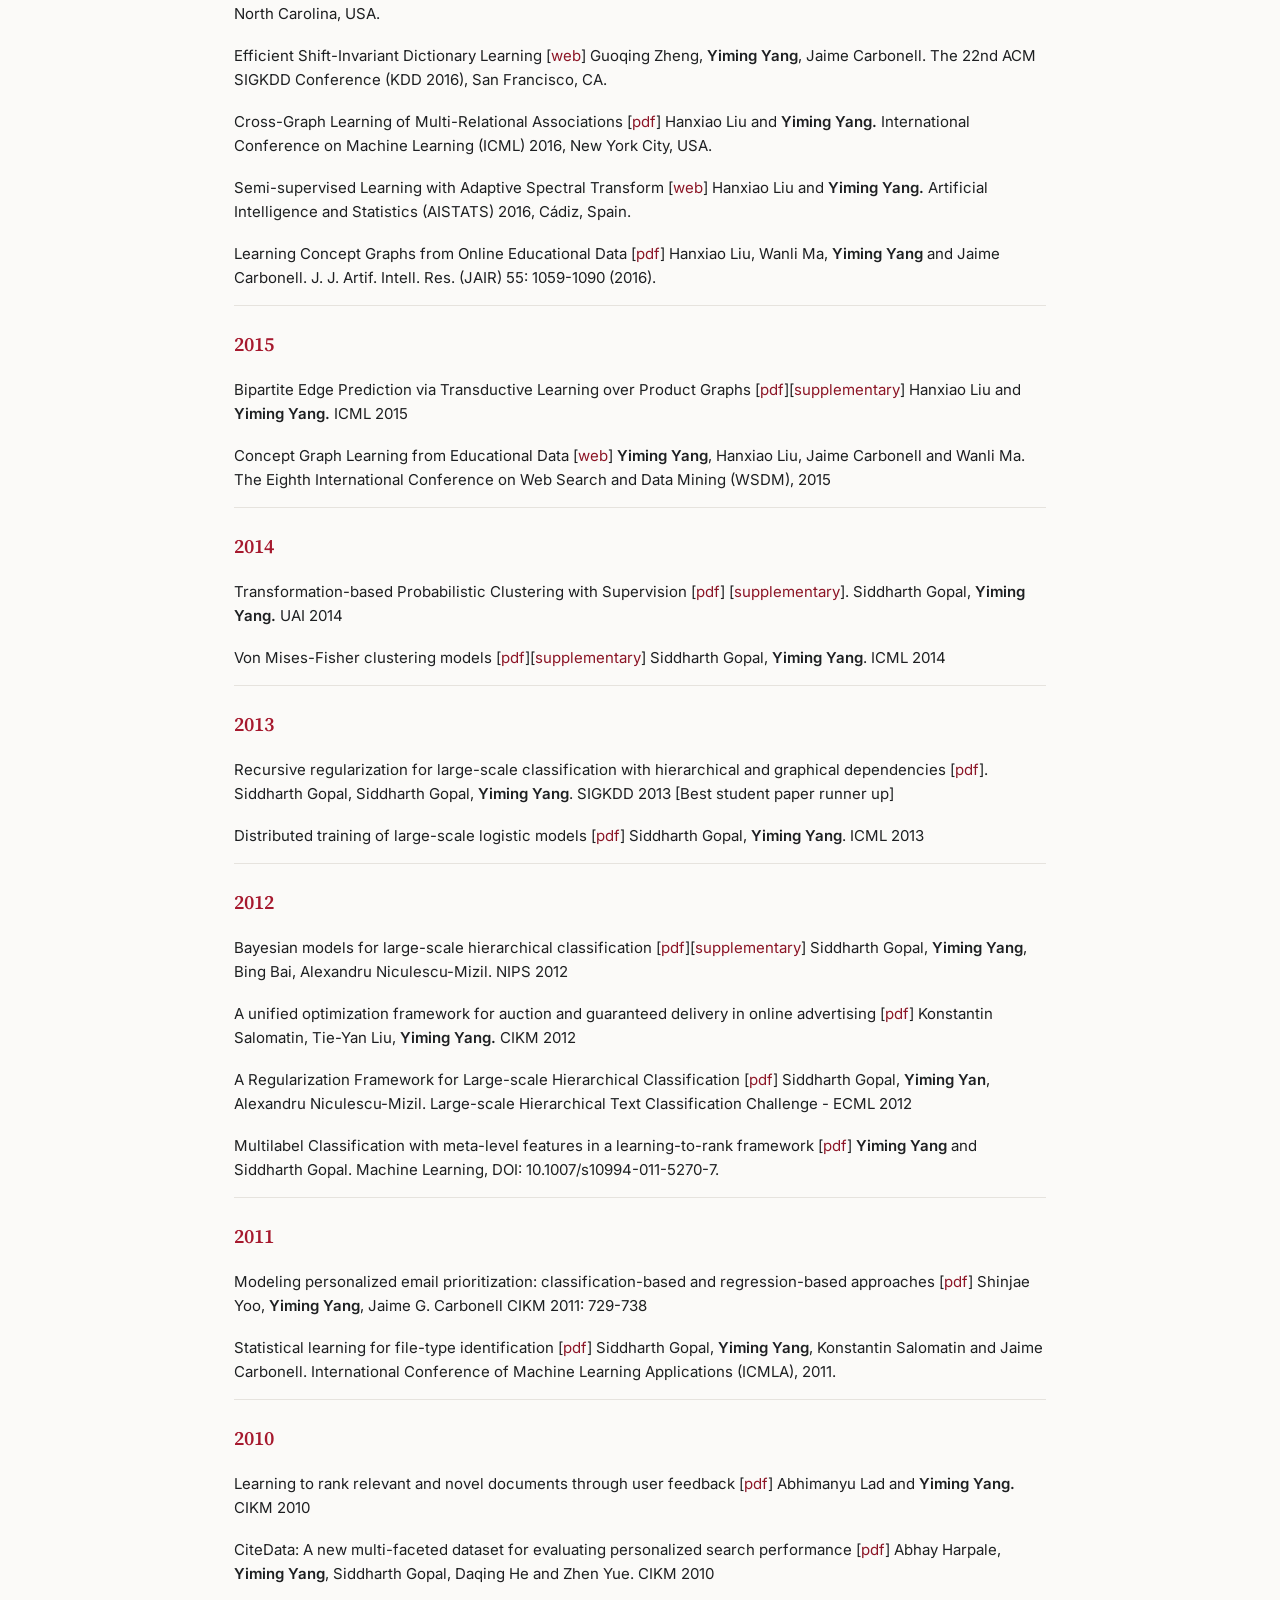
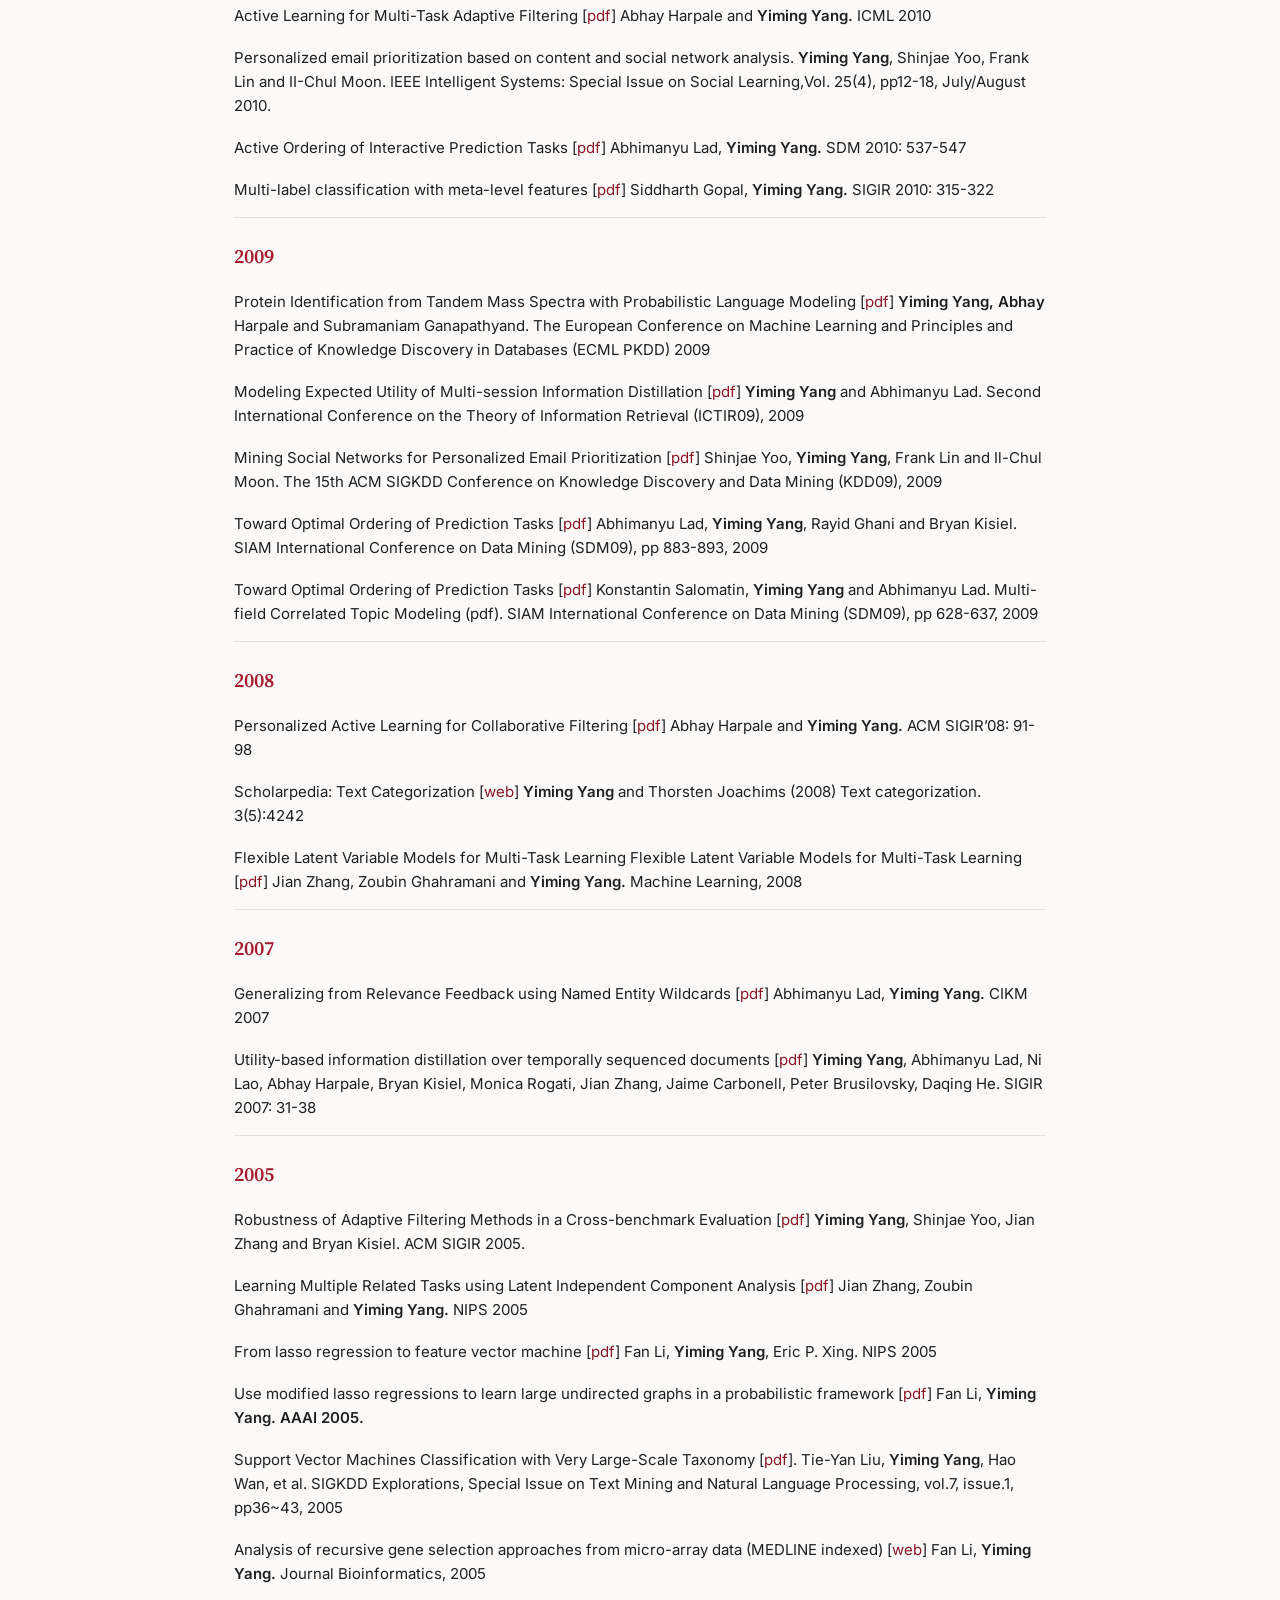
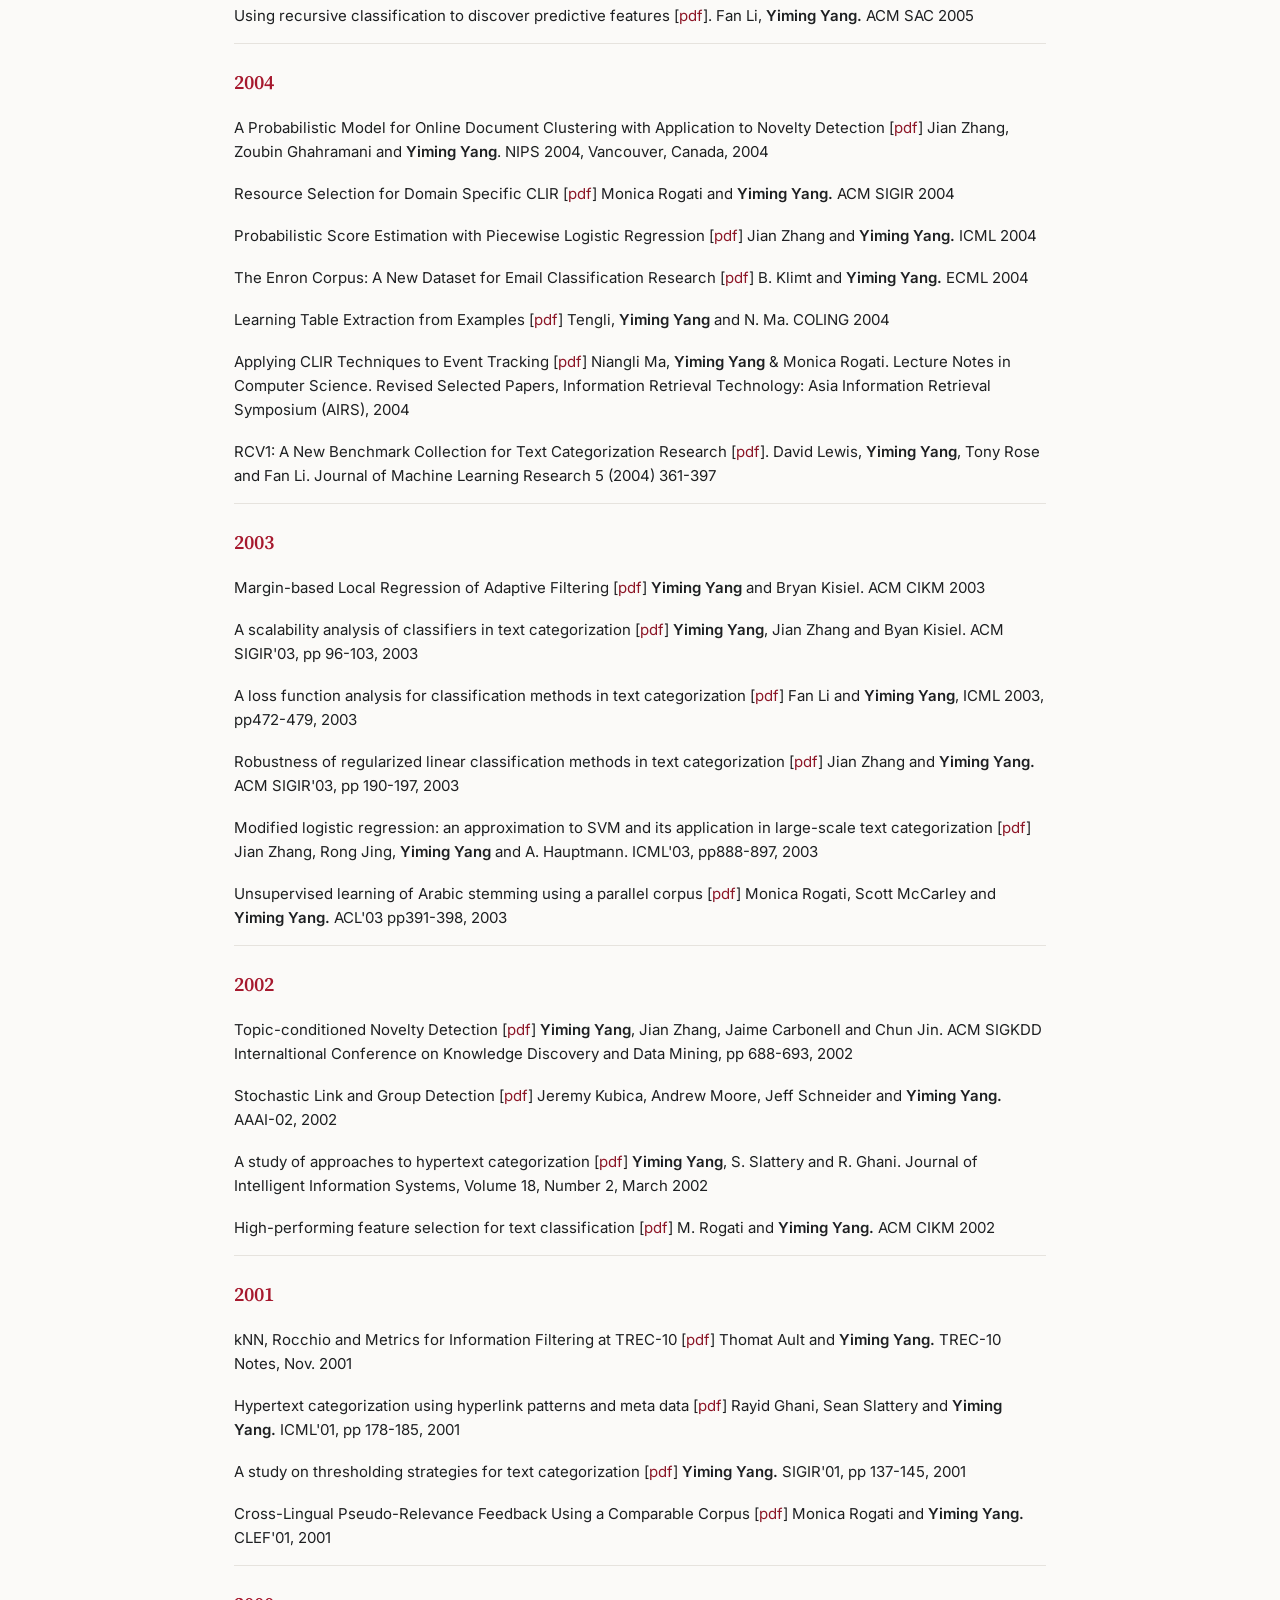
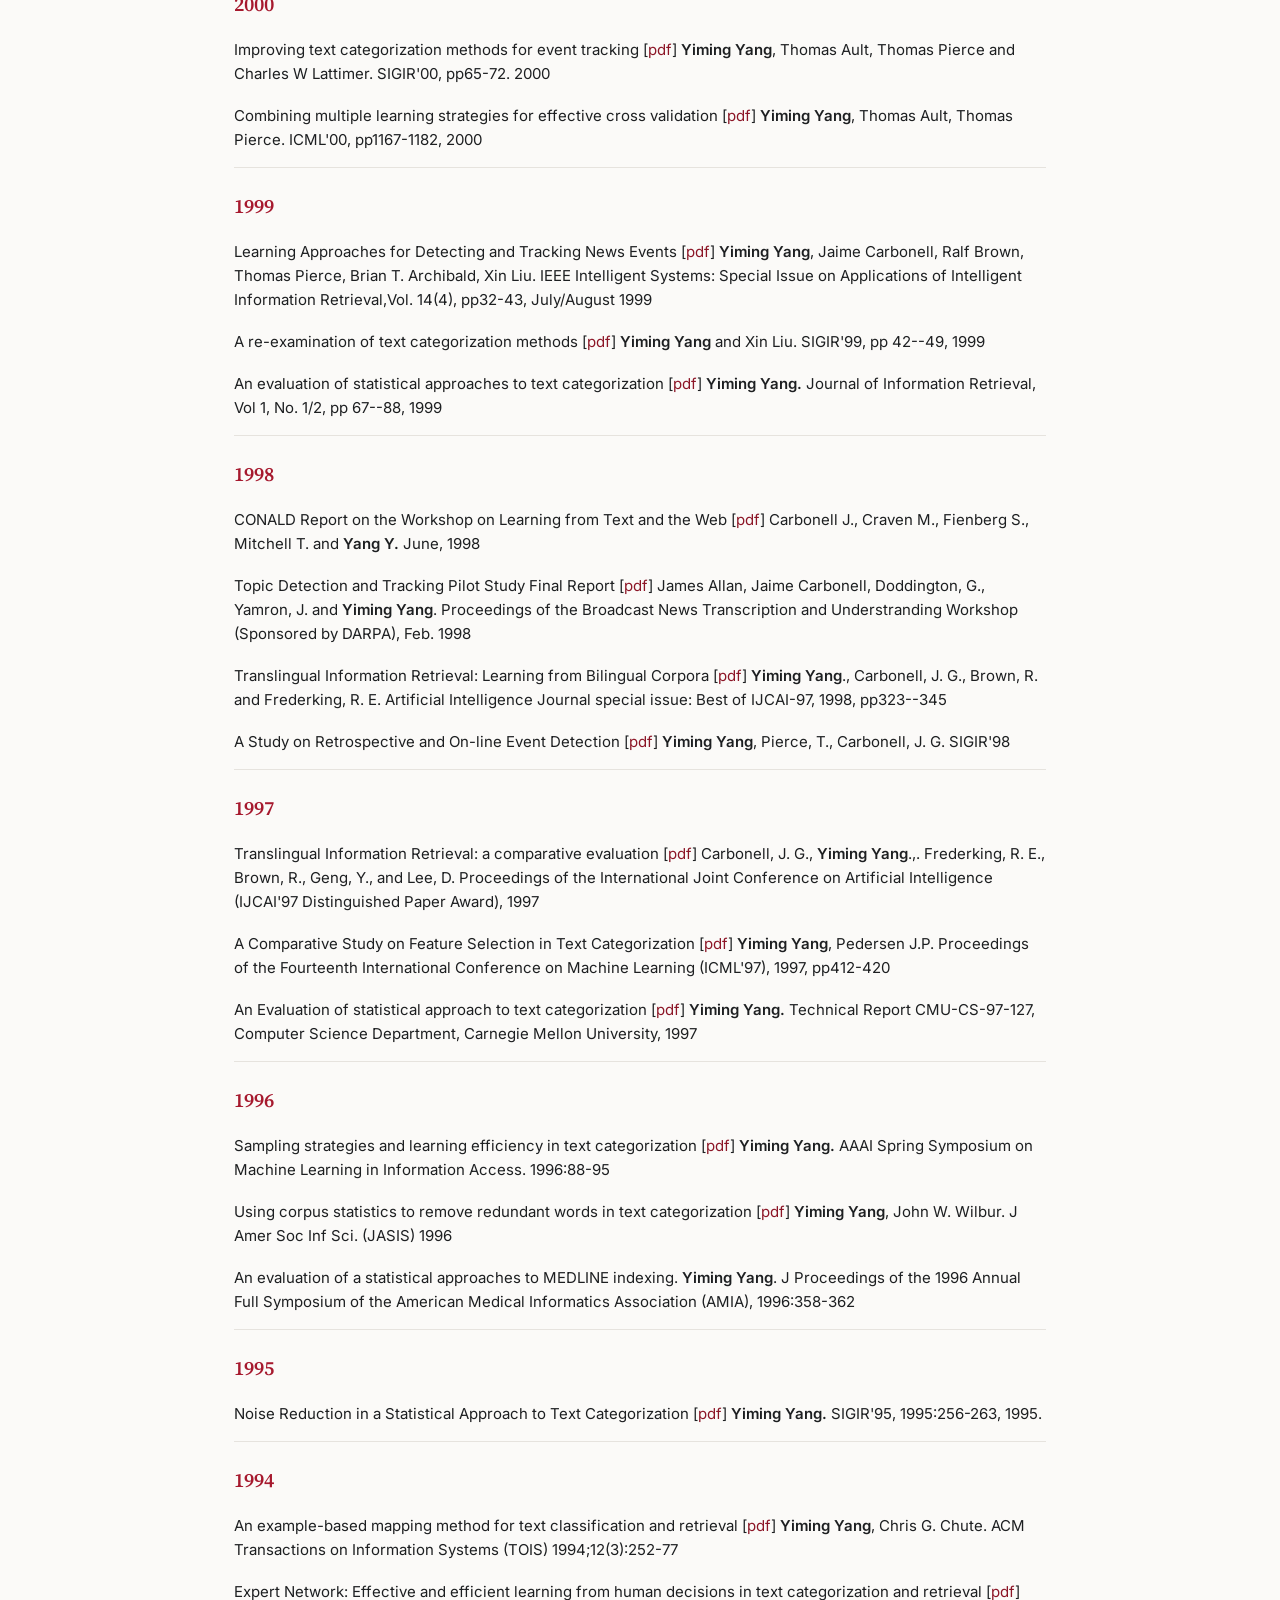
<file: publications.html>
<!doctype html>
<html lang="en">
<head>
  <meta charset="utf-8">
  <meta name="viewport" content="width=device-width, initial-scale=1">
  <title>Publications</title>
  <meta name="description" content="Selected publications of Yiming Yang, Carnegie Mellon University.">
  <link rel="preconnect" href="https://fonts.googleapis.com">
  <link rel="preconnect" href="https://fonts.gstatic.com" crossorigin>
  <link href="https://fonts.googleapis.com/css2?family=Inter:wght@400;500;600&family=Source+Serif+4:opsz,wght@8..60,600&display=swap" rel="stylesheet">
  <link rel="stylesheet" href="assets/style.css">
</head>
<body>
  <header class="topbar">
    <div class="wrap">
      <a class="brand" href="./">Yiming Yang</a>
      <nav class="nav">
        <a href="./">Home</a>
        <a href="publications.html" aria-current="page">Publications</a>
        <a href="files/Biosketch_Yang.pdf">CV</a>
      </nav>
    </div>
  </header>

  <main class="wrap">
    <div class="page-head">
      <h1>Publications</h1>
      <p>Selected publications, newest first.</p>
    </div>

    <div class="pub-tools">
      <input id="q" type="search" placeholder="Filter by title, author, or venue" aria-label="Filter publications">
      <span class="pub-count" id="count">206 papers</span>
    </div>
    <nav class="years" aria-label="Jump to year">
        <a href="#y2026">2026</a>
        <a href="#y2025">2025</a>
        <a href="#y2024">2024</a>
        <a href="#y2023">2023</a>
        <a href="#y2022">2022</a>
        <a href="#y2021">2021</a>
        <a href="#y2020">2020</a>
        <a href="#y2019">2019</a>
        <a href="#y2018">2018</a>
        <a href="#y2017">2017</a>
        <a href="#y2016">2016</a>
        <a href="#y2015">2015</a>
        <a href="#y2014">2014</a>
        <a href="#y2013">2013</a>
        <a href="#y2012">2012</a>
        <a href="#y2011">2011</a>
        <a href="#y2010">2010</a>
        <a href="#y2009">2009</a>
        <a href="#y2008">2008</a>
        <a href="#y2007">2007</a>
        <a href="#y2005">2005</a>
        <a href="#y2004">2004</a>
        <a href="#y2003">2003</a>
        <a href="#y2002">2002</a>
        <a href="#y2001">2001</a>
        <a href="#y2000">2000</a>
        <a href="#y1999">1999</a>
        <a href="#y1998">1998</a>
        <a href="#y1997">1997</a>
        <a href="#y1996">1996</a>
        <a href="#y1995">1995</a>
        <a href="#y1994">1994</a>
        <a href="#y1993">1993</a>
        <a href="#y1992">1992</a>
    </nav>

    <div id="pubs">
      <div class="year-block" id="y2026">
        <h2>2026</h2>
        <ul class="pubs">
          <li><a href="https://openreview.net/forum?id=tbMLKtmeTY">Agentic Job Scheduling for Scientific Distributed Computing via Active Knowledge Extraction</a>. Shengyu Feng, <b>Yiming Yang</b>, et al. NeurIPS 2026 AI for Science Workshop: Verification in the Age of AI Scientists (accepted oral).</li>
          <li><a href="https://openreview.net/forum?id=dwBRLnNr28">OdysSim: Building Foundation Models for Human Behavior Simulation</a>. Xuhui Zhou, Weiwei Sun, Weihua Du, Jiarui Liu, Haojia Sun, Qianou Ma, Tongshuang Wu, <b>Yiming Yang</b>, Maarten Sap. NeurIPS 2026 (poster).</li>
          <li><a href="https://openreview.net/forum?id=eL7smcZz4v">TraceML: An Empirical Analysis of Human-Agent Planning in Machine Learning Development</a>. Jiarui Yan, Weiwei Sun, Sijie Li, Wenhan Li, <b>Yiming Yang</b>. NeurIPS 2026, Evaluations and Datasets Track (poster).</li>
          <li><a href="https://openreview.net/forum?id=NhmJVhTREG">ReproRepo: Scaling Reproducibility Audits with GitHub Repository Issues</a>. Shanda Li, Qiuhong Anna Wei, Jingwu Tang, Valerie Chen, Nihar B Shah, Tim Dettmers, <b>Yiming Yang</b>, Ameet Talwalkar. EMNLP 2026 (Main Conference).</li>
          <li><a href="https://openreview.net/forum?id=bGUY6CJSbu">GradAlign: Gradient-Aligned Data Selection for LLM Reinforcement Learning</a>. Ningyuan Yang, Weihua Du, Weiwei Sun, Sean Welleck, <b>Yiming Yang</b>. COLM 2026.</li>
          <li><a href="https://openreview.net/forum?id=OnVi1BETk0">Mind the Sim2Real Gap in User Simulation for Agentic Tasks</a>. Xuhui Zhou, Weiwei Sun, Qianou Ma, Yiqing Xie, Jiarui Liu, Weihua Du, Sean Welleck, <b>Yiming Yang</b>, Graham Neubig, Tongshuang Wu, Maarten Sap. COLM 2026.</li>
          <li><a href="https://openreview.net/forum?id=jzp29vOA6c">Training Proactive and Personalized LLM Agents</a>. Weiwei Sun, Xuhui Zhou, Weihua Du, Xingyao Wang, Sean Welleck, Graham Neubig, Maarten Sap, <b>Yiming Yang</b>. COLM 2026.</li>
          <li><a href="https://openreview.net/forum?id=M2k8z7RUmL">Spend Less, Fit Better: Budget-Efficient Scaling Law Fitting via Active Experiment Selection</a>. Sijie Li, Shanda Li, Haowei Lin, Weiwei Sun, Ameet Talwalkar, <b>Yiming Yang</b>. COLM 2026.</li>
          <li>Unsupervised Diffusion for Combinatorial Optimization via Adjoint Matching. Shengyu Feng, Tarun Suresh, <b>Yiming Yang</b>. ICML 2026</li>
          <li>Unsupervised Neural Leagevin Sampler for Mixed Integer Linear Programming, Yixin Huang, Shengyu Feng, <b>Yiming Yang</b>, ICML 2026</li>
          <li><a href="https://arxiv.org/abs/2510.11967">Scaling Long-Horizon Agent via Context Folding</a>, Weiwei Sun, Miao Lu, Zhan Ling, Kang Liu, Xuesong Yao, <b>Yiming Yang</b>, Jiecao Chen, ICML 2026</li>
          <li><a href="https://arxiv.org/abs/2505.08783">CodePDE: An Inference Framework for LLM-driven PDE Solver Generation</a> Shanda Li, Tanya Marwah, Junhong Shen, Weiwei Sun, Andrej Risteski, <b>Yiming Yang</b>, Ameet Talwalkar. Transactions on Machine Learning Research (TMLR), 2026.</li>
          <li><a href="https://arxiv.org/abs/2506.20640">CoMind: Toward Community-Driven Agents for Machine Learning Engineering</a>. Sijie Li*, Weiwei Sun*, Shanda Li, Ameet Talwalkar, <b>Yiming Yang</b>. ICLR 2026.</li>
          <li><a href="https://arxiv.org/abs/2509.17325">Generalizable End-to-End Tool-Use RL with Synthetic CodeGym</a>. Weihua Du, Hailei Gong, Zhan Ling, Kang Liu, Lingfeng Shen, Xuesong Yao, Yufei Xu, Dingyuan Shi, <b>Yiming Yang</b>, Jiecao Chen, ICLR 2026.</li>
          <li><a href="https://iclr.cc/virtual/2026/poster/10010940">FrontierCO: Real-World and Large-Scale Evaluation of Machine Learning Solvers for Combinatorial Optimization</a>. Shengyu Feng · Weiwei Sun · Shanda Li · Ameet Talwalkar · <b>Yiming Yang</b>. ICLR 2026.</li>
          <li><a href="https://arxiv.org/abs/2506.05295v1">Sample Complexity and Representation Ability of Test-time Scaling Paradigms</a>. Baihe Huang, Shanda Li, Tianhao Wu, <b>Yiming Yang</b>, Ameet Talwalkar, Kannan Ramchandran, Michael I. Jordan, Jiantao Jiao. ICLR 2026.</li>
          <li><a href="https://arxiv.org/abs/2510.10419">ZeroGR: A Generalizable and Scalable Framework for Zero-shot Generative Retrieval.</a> Weiwei Sun, Keyi Kong, Xinyu Ma, Shuaiqiang Wang, Dawei Yin, Maarten de Rijke, Zhaochun Ren, <b>Yiming Yang</b>. ICLR 2026.</li>
          <li><a href="https://openreview.net/forum?id=X6y51rUs0Y&amp;referrer=%5BAuthor%20Console%5D(%2Fgroup%3Fid%3DAAAI.org%2F2026%2FConference%2FAuthors%23your-submissions)">CO-Bench: Benchmarking Language Model Agents in Algorithm Search for Combinatorial Optimization</a>, Weiwei Sun, Shengyu Feng, Shanda Li, <b>Yiming Yang</b>. AAAI 2026.</li>
        </ul>
      </div>
      <div class="year-block" id="y2025">
        <h2>2025</h2>
        <ul class="pubs">
          <li><a href="https://arxiv.org/abs/2510.15242">Dual-Weighted Reinforcement Learning for Generative Preference Modeling</a>. Shengyu Feng, Yun He, Shuang Ma, Beibin Li, Yuanhao Xiong, Vincent Li, Karishma Mandyam, Julian Katz-Samuels, Shengjie Bi, Licheng Yu, Hejia Zhang, Karthik Abinav Sankararaman, Han Fang, Riham Mansour, <b>Yiming Yang</b>, Manaal Faruqu <i>arXiv:2510.15242</i> (October 2025)</li>
          <li><a href="https://www.arxiv.org/abs/2505.18513">Enhancing Training Data Attribution with Representational Optimization</a>. Weiwei Sun, Haokun Liu, Nikhil Kandpal, Colin Raffel, <b>Yiming Yang</b>, NeurIPS 2025.</li>
          <li><a href="https://arxiv.org/abs/2501.15228">Improving Retrieval-Augmented Generation through Multi-Agent Reinforcement Learning</a>. Yiqun Chen, Lingyong Yan, Weiwei Sun, Xinyu Ma, Yi Zhang, Shuaiqiang Wang, Dawei Yin, <b>Yiming Yang</b>, Jiaxin Mao. NeurIPS 2025.</li>
          <li><a href="https://arxiv.org/abs/2502.00261">Alternative Mixed Integer Linear Programming Optimization for Joint Job Scheduling and Data Allocation in Grid Computing</a>. Shengyu Feng, Jaehyung Kim, <b>Yiming Yang</b>, et al. Future Generation Computer Systems (Volume 175, article number 108075</li>
          <li><a href="https://arxiv.org/abs/2410.16198">Improve Vision Language Model Chain-of-thought Reasoning</a>. Ruohong Zhang, Bowen Zhang, Yanghao Li, Haotian Zhang, Zhiqing Sun, Zhe Gan, Yinfei Yang, Ruoming Pang, <b>Yiming Yang</b>. <i>ACL 2025</i>.</li>
          <li><a href="https://arxiv.org/abs/2506.19396">Maximum Update Parametrization and Zero-Shot Hyperparameter Transfer for Fourier Neural Operators</a>. Shanda Li, Shinjae Yoo and <b>Yiming Yang</b>. <i>ICML 2025</i></li>
          <li><a href="https://arxiv.org/abs/2502.05234">Optimizing Temperature for Language Models with Multi-Sample Inference.</a> Weihua Du, <b>Yiming Yang</b>, Sean Welleck. <i>ICML 2025</i></li>
          <li><a href="https://arxiv.org/abs/2502.00277">Regularized Langevin Dynamics for Combinatorial Optimization</a>. Shengyu Feng and <b>Yiming Yang</b>. <i>ICML 2025</i></li>
          <li><a href="https://arxiv.org/abs/2506.06033">Large Language Models are Demonstration Pre-Selectors for Themselves</a>. <a href="https://openreview.net/profile?id=~Jiarui_Jin1">Jiarui Jin</a>, <a href="https://openreview.net/profile?id=~Yuwei_Wu4">Yuwei Wu</a>, <a href="https://openreview.net/profile?id=~Xiaoting_He1">Xiaoting He</a>, <a href="https://openreview.net/profile?id=~Haoxuan_Li6">Haoxuan Li</a>, <a href="https://openreview.net/profile?id=~Weinan_Zhang1">Weinan Zhang</a>, <a href="https://openreview.net/profile?id=~Yiming_Yang1"><b>Yiming Yang</b></a>, <a href="https://openreview.net/profile?id=~Yong_Yu1">Yong Yu</a>, <a href="https://openreview.net/profile?id=~Jun_Wang2">Jun Wang</a>, <a href="https://openreview.net/profile?id=~Mengyue_Yang1">Mengyue Yang</a>. <i>ICML 2025</i></li>
          <li><a href="https://arxiv.org/abs/2412.15534">SORREL: Suboptimal-Demonstration-Guided Reinforcement Learning for Learning to Branch</a>. Shengyu Feng and <b>Yiming Yang</b>. <i>AAAI 2025</i>.</li>
          <li><a href="https://arxiv.org/abs/2407.10040">Lean-STaR: Learning to Interleave Thinking and Proving</a>. Haohan Lin, Zhiqing Sun, Sean Welleck, <b>Yiming Yang</b>. <i>ICLR 2025 (Spotlight)</i></li>
          <li><a href="https://arxiv.org/abs/2410.01920">Step-by-Step Reasoning for Math Problems via Twisted Sequential Monte Carlo</a>. Shengyu Feng, Xiang Kong, Shuang Ma, Aonan Zhang, Dong Yin, Chong Wang, Ruoming Pang, <b>Yiming Yang</b>. <i>ICLR 2025</i></li>
          <li><a href="https://arxiv.org/abs/2405.00675">Self-Play Preference Optimization for Language Model Alignment</a>. Yue Wu, Zhiqing Sun, Huizhuo Yuan, Kaixuan Ji, <b>Yiming Yang</b>, Quanquan Gu: <i>ICLR 2025</i></li>
          <li><a href="https://arxiv.org/abs/2501.14216">Training-free Guidance in Multi-modal Generative Flow for Inverse Molecular Design</a>. <a href="https://openreview.net/profile?id=~Haowei_Lin1">Haowei Lin</a>, <a href="https://openreview.net/profile?id=~Shanda_Li1">Shanda Li</a>, <a href="https://openreview.net/profile?id=~Haotian_Ye1">Haotian Ye</a>, <a href="https://openreview.net/profile?id=~Yiming_Yang1"><b>Yiming Yang</b></a>, <a href="https://openreview.net/profile?id=~Stefano_Ermon1">Stefano Ermon</a>, <a href="https://openreview.net/profile?id=~Yitao_Liang1">Yitao Liang</a>, <a href="https://openreview.net/profile?id=~Jianzhu_Ma2">Jianzhu Ma</a>. <i>ICLR 2025</i></li>
          <li><a href="https://arxiv.org/abs/2408.00724">Inference Scaling Laws: An Empirical Analysis of Compute-Optimal Inference for LLM Problem-Solving</a> Yangzhen Wu, Zhiqing Sun, Shanda Li, Sean Welleck, <b>Yiming Yang</b>: <i>ICLR 2025.</i></li>
          <li><a href="https://arxiv.org/abs/2501.14216">TFG-Flow: Training-free Guidance in Multimodal Generative Flow.</a> Haowei Lin, Shanda Li, Haotian Ye, <b>Yiming Yang</b>, Stefano Ermon, Yitao Liang, Jianzhu Ma: ICLR 2025</li>
          <li><a href="https://arxiv.org/abs/2406.18678">Few-shot Personalization of LLMs with Mis-aligned Responses</a>. Jaehyung Kim, <b>Yiming Yang</b>. <i>NAACL 2025.</i></li>
          <li><a href="https://arxiv.org/abs/2404.01258">Direct Preference Optimization of Video Large Multimodal Models from Language Model Reward</a>. Ruohong Zhang, Liangke Gui, Zhiqing Sun, Yihao Feng, Keyang Xu, Yuanhan Zhang, Di Fu, Chunyuan Li, Alexander Hauptmann, Yonatan Bisk, <b>Yiming Yang</b>. <i>NAACL 2025</i></li>
        </ul>
      </div>
      <div class="year-block" id="y2024">
        <h2>2024</h2>
        <ul class="pubs">
          <li><a href="https://arxiv.org/abs/2309.14525">Aligning Large Multimodal Models with Factually Augmented RLHF</a> Zhiqing Sun, Sheng Shen, Shengcao Cao, Haotian Liu, Chunyuan Li, Yikang Shen, Chuang Gan, Liangyan Gui, Yu-Xiong Wang, <b>Yiming Yang</b>, Kurt Keutzer, Trevor Darrell. <i> ACL (Findings) 2024: 13088-13110</i></li>
          <li><a href="https://arxiv.org/abs/2302.01925">Learning a Fourier Transform for Linear Relative Positional Encodings in Transformers</a>. Krzysztof Choromanski, Shanda Li, Valerii Likhosherstov, Kumar Avinava Dubey, Shengjie Luo, Di He, <b>Yiming Yang</b>, Tamás Sarlós, Thomas Weingarten, Adrian Weller. AISTATS 2024: 2278-2286</li>
          <li><a href="https://arxiv.org/abs/2304.11872">Generation-driven Contrastive Self-training for Zero-shot Text Classification with Instruction-following LLM</a>. Ruohong Zhang, Yau-Shian Wang, <b>Yiming Yang</b>. EACL (1) 2024: 659-673</li>
          <li><a href="https://arxiv.org/abs/2310.04418">Functional Interpolation for Relative Positions improves Long Context Transformers</a>. Shanda Li, Chong You, Guru Guruganesh, Joshua Ainslie, Santiago Ontañón, Manzil Zaheer, Sumit Sanghai, <b>Yiming Yang</b>, Sanjiv Kumar, Srinadh Bhojanapalli. ICLR 2024</li>
          <li><a href="https://arxiv.org/abs/2302.07867">Learning Performance-Improving Code Edits</a>. Alexander Shypula, Aman Madaan, Yimeng Zeng, Uri Alon, Jacob R. Gardner, <b>Yiming Yang</b>, Milad Hashemi, Graham Neubig, Parthasarathy Ranganathan, Osbert Bastani, Amir Yazdanbakhsh. <i>ICLR </i>2024</li>
          <li><a href="https://arxiv.org/abs/2310.05910">SALMON: Self-Alignment with Instructable Reward Models.</a> Zhiqing Sun, Yikang Shen, Hongxin Zhang, Qinhong Zhou, Zhenfang Chen, David Daniel Cox, <b>Yiming Yang</b>, Chuang Gan.<i> ICLR </i>2024</li>
          <li><a href="https://dl.acm.org/doi/10.1145/3626772.3657995">Representation Learning and Information Retrieval</a>. (<a href="oogle.com/search?q=representation+learning+and+information+retrieval+youtube&amp;rlz=1C2CHZL_enUS896US896&amp;sca_esv=aba662b5e5ded398&amp;sxsrf=ADLYWIJif0LvppZeQ7gjjwTYjtJVYIXmnQ:1724165122290&amp;ei=AqzEZvmuEaHkwN4Px_HWwAs&amp;oq=Representation+Learning+and+Information+Retrieval+you&amp;gs_lp=[base64]&amp;sclient=gws-wiz-serp#fpstate=ive&amp;vld=cid:a0f0f46f,vid:1ftmVDwdeO0,st:0">video on Youtube</a>) <b>Yiming Yang</b>: <i>SIGIR 2024 KEYNOTE</i>.</li>
          <li><a href="https://arxiv.org/abs/2401.08025">Self-Imagine: Effective Unimodal Reasoning with Multimodal Models using Self-Imagination</a> Syeda Nahida Akter, Aman Madaan, Sangwu Lee, <b>Yiming Yang</b>, Eric Nyberg. CoRR abs/2401.08025 (2024)</li>
          <li><a href="https://arxiv.org/abs/2402.05403">In-Context Principle Learning from Mistakes</a>. Tianjun Zhang, Aman Madaan, Luyu Gao, Steven Zheng, Swaroop Mishra, <b>Yiming Yang</b>, Niket Tandon, Uri Alon. <i>ICML 2024.</i></li>
          <li>HaluEval-Wild: Evaluating Hallucinations of Language Models in the Wild. Zhiying Zhu, Zhiqing Sun, <b>Yiming Yang</b>. <a href="https://dblp.org/db/journals/corr/corr2403.html#abs-2403-04307">CoRR abs/2403.04307</a> (2024)</li>
          <li><a href="https://arxiv.org/abs/2403.09472">Easy-to-Hard Generalization: Scalable Alignment Beyond Human Supervision</a> Zhiqing Sun, Longhui Yu, Yikang Shen, Weiyang Liu, <b>Yiming Yang</b>, Sean Welleck, Chuang Gan. <i>NearIPS 2024</i></li>
          <li><a href="https://arxiv.org/abs/2406.18695">Learning to Correct for QA Reasoning with Black-box LLMs</a>. Jaehyung Kim, Dongyoung Kim, <b>Yiming Yang</b>. <i>EMNLP</i> (2024)</li>
          <li><a href="https://arxiv.org/abs/2410.07940">AI Surrogate Model for Distributed Computing Workloads. </a> David K. Park, <a href="https://dblp.org/pid/153/1913.html">Yihui Ren</a>, Ozgur O. Kilic, Tatiana Korchuganova, Sairam Sri Vatsavai, Joseph Boudreau, Tasnuva Chowdhury, Shengyu Feng, Raees Khan, Jaehyung Kim, Scott Klasky, Tadashi Maeno, Paul Nilsson, Verena Ingrid Martinez Outschoorn, Norbert Podhorszki, Frédéric Suter, Wei Yang, <b>Yiming Yang</b>, Shinjae Yoo, Alexei Klimentov, Adolfy Hoisie: SC24 AI4S Workshop.</li>
        </ul>
      </div>
      <div class="year-block" id="y2023">
        <h2>2023</h2>
        <ul class="pubs">
          <li>§ <a href="https://arxiv.org/abs/2305.14963">PESCO: Prompt-enhanced Self Contrastive Learning for Zero-shot Text Classification</a>. Yau-Shian Wang, Ta-Chung Chi, Ruohong Zhang, <b>Yiming Yang</b>. <i>ACL 2023</i>: 14897-14911</li>
          <li>§ <a href="https://arxiv.org/abs/2211.10435">PAL: Program-aided Language Models.</a> <a href="https://dblp.org/pid/213/8857.html">Luyu Gao</a>, Aman Madaan, Shuyan Zhou, Uri Alon, Pengfei Liu, <b>Yiming Yang</b>, Jamie Callan, Graham Neubig. <i>ICML 2023</i>: 10764-10799</li>
          <li>§ <a href="https://arxiv.org/abs/2302.08105">A Neural PDE Solver with Temporal Stencil Modeling.</a> <a href="https://dblp.org/pid/211/7692.html">Zhiqing Sun</a>, <b>Yiming Yang</b>, Shinjae Yoo. <i>ICML 2023</i>: 33135-33155</li>
          <li>§ <a href="https://dl.acm.org/doi/pdf/10.1145/3539618.3592052">Retrieval-Enhanced Generative Model for Large-Scale Knowledge Graph Completion</a>. Donghan Yu, <b>Yiming Yang</b>. <i>SIGIR 2023</i>: 2334-2338</li>
          <li>§ <a href="https://arxiv.org/abs/2302.07867">Learning Performance-Improving Code Edits. </a><a href="https://dblp.org/pid/138/1043.html">Aman Madaan</a>, Alexander Shypula, Uri Alon, Milad Hashemi, Parthasarathy Ranganathan, <b>Yiming Yang</b>, Graham Neubig, Amir Yazdanbakhsh. <i>ICLR</i> 2024.</li>
          <li>§ <a href="https://arxiv.org/abs/2302.01925">Learning a Fourier Transform for Linear Relative Positional Encodings in Transformers</a>. Krzysztof Marcin Choromanski, Shanda Li, Valerii Likhosherstov, Kumar Avinava Dubey, Shengjie Luo, Di He, <b>Yiming Yang</b>, Tamás Sarlós, Thomas Weingarten, Adrian Weller. (Under Review)</li>
          <li><i>§ </i><a href="https://arxiv.org/abs/2302.08224">DIFUSCO: Graph-based Diffusion Solvers for Combinatorial Optimization</a>. Zhiqing Sun, <b>Yiming Yang</b>. <i>NeurIPS 2023 (spotlight)</i></li>
          <li><i>§ </i><a href="https://arxiv.org/abs/2305.03047">Principle-Driven Self-Alignment of Language Models from Scratch with Minimal Human Supervision. </a>Zhiqing Sun, Yikang Shen, Qinhong Zhou, Hongxin Zhang, Zhenfang Chen, David D. Cox, <b>Yiming Yang</b>, Chuang Gan. <i>NeurIPS 2023 (spotlight)</i></li>
          <li>§ <a href="https://arxiv.org/abs/2303.17651">Self-Refine: Iterative Refinement with Self-Feedback. </a>Aman Madaan, Niket Tandon, Prakhar Gupta, Skyler Hallinan, Luyu Gao, Sarah Wiegreffe, Uri Alon, Nouha Dziri, Shrimai Prabhumoye, <b>Yiming Yang</b>, Sean Welleck, Bodhisattwa Prasad Majumder, Shashank Gupta, Amir Yazdanbakhsh, Peter Clark. <i>NeurIPS 2023</i></li>
          <li>§ <a href="https://arxiv.org/abs/2304.11872">Generation-driven Contrastive Self-training for Zero-shot Text Classification with Instruction-tuned GPT. </a>Ruohong Zhang, Yau-Shian Wang, <b>Yiming Yang</b>. <a href="https://dblp.org/db/journals/corr/corr2304.html#abs-2304-11872">CoRR abs/2304.11872</a> (2023)</li>
          <li>§ <a href="https://arxiv.org/abs/2305.11860">Let's Sample Step by Step: Adaptive-Consistency for Efficient Reasoning with LLMs. </a>Pranjal Aggarwal, <a href="https://dblp.org/pid/138/1043.html">Aman Madaan</a>, <b>Yiming Yang</b>, <a href="https://dblp.org/pid/30/6391.html">Mausam</a>. EMNLP 2023.</li>
          <li><i>§ </i><a href="https://arxiv.org/abs/2305.06983">Active Retrieval Augmented Generation. </a>Zhengbao Jiang, Frank F. Xu, Luyu Gao, Zhiqing Sun, Qian Liu, Jane Dwivedi-Yu, <b>Yiming Yang</b>, Jamie Callan, Graham Neubig. <i>EMNLP 2023.</i></li>
          <li><i>§ </i>CompleQA: Benchmarking the Impacts of Knowledge Graph Completion Methods on Question Answering. Donghan Yu, Yu Gu, Chenyan Xiong, <b>Yiming Yang</b><i>. Findings of EMNLP 2023</i></li>
          <li>§ <i><a href="https://arxiv.org/abs/2308.06644">Accelerating Diffusion-based Combinatorial Optimization Solvers by Progressive Distillation</a><b>.</b></i> Junwei Huang, Zhiqing Sun, <b><i>Yiming Yang</i></b>. ICML’2023 workshop.</li>
          <li>§ <a href="https://arxiv.org/pdf/2210.01296.pdf">Recitation-Augmented Language Models</a>. Zhiqing Sun, Xuezhi Wang, Yi Tay, <b>Yiming Yang</b>, Denny Zhou. <i>ICLR 2023</i>.</li>
          <li><i>§ </i><a href="https://arxiv.org/pdf/2204.00958.pdf">Long-tailed Extreme Multi-label Text Classification with Generated Pseudo Label Descriptions. </a> Ruohong Zhang, Yau-Shian Wang, <b>Yiming Yang</b>, Tom Vu, Likun Lei: <i>EACL 2023.</i></li>
        </ul>
      </div>
      <div class="year-block" id="y2022">
        <h2>2022</h2>
        <ul class="pubs">
          <li>§ <a href="https://openreview.net/pdf?id=9u05zr0nhx">DIMES: A Differentiable Meta Solver for Combinatorial Optimization Problems</a>. Ruizhong Qiu*, Zhiqing Sun*, <b>Yiming Yang</b>: <i>NeurIPS 2022</i>.</li>
          <li>§ <a href="https://openreview.net/pdf?id=VGnOJhd5Q1q">Sparse Attention with Learning to Hash.</a> <a href="https://openreview.net/profile?id=~Zhiqing_Sun1">Zhiqing Sun</a>, <b><a href="https://openreview.net/profile?id=~Yiming_Yang1">Yiming Yang</a></b>, <a href="https://openreview.net/profile?id=~Shinjae_Yoo1">Shinjae Yoo</a>. <i>ICLR 2022</i></li>
          <li>§ <a href="https://arxiv.org/pdf/2204.00933.pdf">Exploiting Local and Global Features in Transformer-based Extreme Multi-label Text Classification</a>. Ruohong Zhang, Yau-Shian Wang, <b>Yiming Yang</b>, Tom Vu, Likun Lei. CoRR abs/2204.00933 (2022)</li>
          <li>§ <a href="https://arxiv.org/pdf/2201.06009.pdf">Memory-assisted prompt editing to improve GPT-3 after deployment</a>. Aman Madaan*, Niket Tandon*, Peter Clark, and <b>Yiming Yang</b>: <i>EM-NLP 2022</i>.</li>
          <li><i>§ </i><a href="https://arxiv.org/pdf/2205.12485.pdf">Conditional set generation using Seq2seq model.</a> Aman Madaan, Dheeraj Rajagopal, Niket Tandon, <b>Yiming Yang</b>, and Antoine Bosselu: <i>EM-NLP 2022.</i></li>
          <li><i>§ </i><b><a href="https://arxiv.org/abs/2210.07128">Language Models of Code are Few-Shot Commonsense Learners</a> (CoCoGen). </b>Aman Madaan, Shuyan Zhou, Uri Alon, <b>Yiming Yang</b>, Graham Neubig: EM-NLP 2022.</li>
          <li>§ <a href="https://arxiv.org/pdf/2207.07656.pdf">FLOWGEN: Fast and slow graph generation</a>. Aman Madaan<b>, Yiming Yang. </b><i>Dynamic Neural Networks Workshop at ICML 2022.</i></li>
          <li>§ <a href="https://arxiv.org/pdf/2112.09737.pdf">Learning to Repair: Repairing model output errors after deployment using a dynamic memory of feedback.</a> Niket Tandon*, Aman Madaan*, Peter Clark, and <b>Yiming Yang</b>: <i>NAACL 2022 (Findings)</i></li>
          <li>§ <b><a href="https://arxiv.org/pdf/2211.10435.pdf">PAL: Program-aided Language Models</a>. </b>Luyu Gao, <a href="https://dblp.org/pid/138/1043.html">Aman Madaan</a>, <a href="https://dblp.org/pid/225/6833.html">Shuyan Zhou</a>, <a href="https://dblp.org/pid/40/2257-2.html">Uri Alon</a>, <a href="https://dblp.org/pid/34/3381-3.html">Pengfei Liu</a>, <b>Yiming Yang</b>, Jamie Callan, Graham Neubig. CoRR abs/2211.10435 (2022)</li>
          <li>§ <a href="https://arxiv.org/abs/2010.00796">JAKET: Joint Pre-training of Knowledge Graph and Language Understanding. </a> Donghan Yu, Chenguang Zhu, <b>Yiming Yang</b>, Michael Zeng. <i>AAAI 2022:</i> 11630-11638</li>
          <li>§ <a href="https://aclanthology.org/2022.acl-long.340.pdf">KG-FiD: Infusing Knowledge Graph in Fusion-in-Decoder for Open-Domain Question Answering</a>. Donghan Yu, Chenguang Zhu, Yuwei Fang, Wenhao Yu, Shuohang Wang, Yichong Xu, Xiang Ren, <b>Yiming Yang</b>, Michael Zeng: <i>ACL (1) 2022</i>: 4961-4974</li>
        </ul>
      </div>
      <div class="year-block" id="y2021">
        <h2>2021</h2>
        <ul class="pubs">
          <li>§ <b>Rethinking Transformer-based Set Prediction for Object Detection.</b> <a href="https://arxiv.org/abs/2011.10881">[pdf]</a> Zhiqing Sun, Shengcao Cao, <b>Yiming Yang</b>, Kris Kitani. ICCV 2021.</li>
          <li>§ <b>Enhancing Summarization with Text Classification via Topic Consistency <a href="https://2021.ecmlpkdd.org/wp-content/uploads/2021/07/sub_1054.pdf">[pdf]</a> </b>Jingzhou Liu and <b>Yiming Yang</b>. ECML 2021.</li>
          <li><b>§ Unsupervised Extractive Text Summarization with Distance-Augmented Sentence Graphs. </b><a href="https://doi.org/10.1145/3404835.3463111">[pdf]</a> Jingzhou Liu, Dominic J. D. Hughes, <b>Yiming Yang</b>. SIGIR 2021: 2313-2317</li>
          <li>§ <b>Could you give me a hint? Generating inference graphs for defeasible reasoning.</b> <a href="https://arxiv.org/abs/2105.05418">[pdf]</a> Aman Madaan, Dheeraj Rajagopal, Niket Tandon, <b>Yiming Yang</b>, Eduard H. Hovy. ACL/IJCNLP (Findings) 2021: 5138-5147.</li>
          <li>§ <b>Meta Back-translation </b>[<a href="https://arxiv.org/abs/2102.07847">pdf</a>] Hieu Pham, Xinyi Wang, <b>Yiming Yang</b>, Graham Neubig. ICLR 2021.</li>
          <li>§ <b>Generalized Multi-Relational Graph Convolution Networks</b> [<a href="https://arxiv.org/pdf/2006.07331.pdf">pdf</a>] Donghan Yu, <b>Yiming Yang,</b> Ruohong Zhang, Yuexin Wu. WWW 2021.</li>
          <li>§ Neural language modeling for contextualized temporal graph generation [<a href="https://arxiv.org/pdf/2010.10077.pdf">pdf</a>] Aman Madaan and <b>Yiming Yang</b>. NAACL 2021</li>
        </ul>
      </div>
      <div class="year-block" id="y2020">
        <h2>2020</h2>
        <ul class="pubs">
          <li>Graph-Revised Convolutional Network [<a href="https://arxiv.org/pdf/1911.07123.pdf">pdf</a>] Donghan Yu, Ruohong Zhang, Zhengbao Jiang, Yuexin Wu, <b>Yiming Yang. </b> ECML-PKDD 2020</li>
          <li>Correlation-Aware Change-Point Detection via Graph Neural Networks [<a href="https://arxiv.org/pdf/2004.11934.pdf">pdf</a>] Ruohong Zhang, Yu Hao, Donghan Yu, Wei-Cheng Chang, Guokun Lai, <b>Yiming Yang</b> International Conference on Neural Information Processing, 555-567 2020 Item Recommendation for Word-of-Mouth Scena (ICONIP) 2020: 555-567</li>
          <li>Funnel-Transformer: Filtering out Sequential Redundancy for Efficient Language Processing [<a href="https://arxiv.org/pdf/2006.03236.pdf">pdf</a>] Guokun Lai*, Zihang Dai*, <b>Yiming Yang</b>, Quoc Le NeurLPS 2020</li>
          <li>VIOLIN: A Large-Scale Dataset for Video-and-Language Inference [<a href="https://arxiv.org/pdf/2003.11618.pdf">pdf</a>] Jingzhou Liu, Wenhu Chen, Yu Cheng, Zhe Gan, Licheng Yu, <b>Yiming Yang</b> Conference on Computer Vision and Pattern Recognition (CVPR), 2020</li>
          <li>Going Beyond Token-level Pre-training for Embedding-based Large-scale Retrieval [<a href="https://openreview.net/pdf?id=rkg-mA4FDr">pdf</a>] Wei-Cheng Chang, Felix X. Yu, Yin-Wen Chang, <b>Yiming Yang</b>, Sanjiv Kumar. ICLR 2020</li>
          <li>Taming Pre-trained Transformers for eXtreme Multi-label Text Classification [<a href="https://arxiv.org/pdf/1905.02331.pdf">pdf</a>] Wei-Cheng Chang, Hsiang-Fu Yu, Kai Zhong, <b>Yiming Yang</b>, Inderjit S. Dhillon. KDD 2020</li>
          <li>Cross-lingual Alignment vs Joint Training: A Comparative Study and A Simple Unified Framework [<a href="https://arxiv.org/pdf/1910.04708.pdf">pdf</a>] Zirui Wang, Jiateng Xie, Ruochen Xu, <b>Yiming Yang</b>, Graham Neubig, Jaime G. Carbonell. ICLR 2020</li>
          <li>MobileBERT: a Compact Task-Agnostic BERT for Resource-Limited Devices [<a href="https://arxiv.org/pdf/2004.02984.pdf">pdf</a>] Zhiqing Sun, Hongkun Yu, Xiaodan Song, Renjie Liu, <b>Yiming Yang</b>, Denny Zhou. Association for Computational Linguistics (ACL), 2020.</li>
          <li>An EM Approach to Non-autoregressive Conditional Sequence Generations [<a href="https://arxiv.org/pdf/2006.16378.pdf">pdf</a>] Zhiqing Sun <b>Yiming Yang</b>. International Conference on Machine Learning (ICML), 2020.</li>
          <li>A Re-evaluation of Knowledge Graph Completion Methods [<a href="https://arxiv.org/pdf/1911.03903.pdf">pdf</a>] Zhiqing Sun, Shikhar Vashishth, Soumya Sanyal, Partha Talukdar, <b>Yiming Yang</b> Association for Computational Linguistics (ACL), 2020 (Short Paper)</li>
          <li>Predicting Performance for Natural Language Processing [<a href="https://arxiv.org/pdf/2005.00870.pdf">pdf</a>] Mengzhou Xia, Antonios Anastasopoulos, Ruochen Xu, <b>Yiming Yang</b> and Graham Neubig. Association for Computational Linguistics (ACL), 2020</li>
          <li>Politeness Transfer: A Tag and Generate Approach [<a href="https://arxiv.org/pdf/2004.14257.pdf">pdf</a>] Aman Madaan, Amrith Setlur, Tanmay Parekh, Barnabas Poczos, Graham Neubig, <b>Yiming Yang,</b> Ruslan Salakhutdinov, Alan W Black and Shrimai Prabhumoye. Association for Computational Linguistics (ACL), 2020</li>
        </ul>
      </div>
      <div class="year-block" id="y2019">
        <h2>2019</h2>
        <ul class="pubs">
          <li>Re-examination of the Role of Latent Variables in Sequence Modeling [<a href="https://arxiv.org/abs/1902.01388">pdf</a>] Guokun Lai, Zihang Dai, <b>Yiming Yang</b>, Shinjae Yoo NeurLPS 2019: 7812-7822</li>
          <li>XLNet: Generalized Autoregressive Pretraining for Language Understanding [<a href="https://arxiv.org/pdf/1906.08237.pdf">pdf</a>] Zhilin Yang, Zihang Dai, <b>Yiming Yang</b>, Jaime G. Carbonell, Quoc V. Le, Ruslan Salakhutdinov. NeurLPS 2019: 5754-5764</li>
          <li>Transformer-XL: Attentive Language Models Beyond a Fixed-Length Context. [<a href="https://arxiv.org/pdf/1901.02860.pdf">pdf</a>] Zihang Dai, Zhilin Yang, <b>Yiming Yang</b>, Jaime G. Carbonell, Quoc V. Le, Ruslan Salakhutdinov. ACL 2019</li>
          <li>Implicit Kernel Learning [<a href="http://proceedings.mlr.press/v89/li19f/li19f.pdf">pdf</a>] Chun-Liang Li, Wei-Cheng Chang, Youssef Mroueh, <b>Yiming Yang</b>, Barnabás Póczos. AISTATS 2019</li>
          <li>Kernel Change-point Detection with Auxiliary Deep Generative Models [<a href="https://openreview.net/pdf?id=BJg5uI4di7">pdf</a>] Wei-Cheng Chang, Chun-Liang Li, <b>Yiming Yang,</b> Barnabás Póczos. ICLR 2019</li>
          <li>DARTS: Differentiable Architecture Search [<a href="https://arxiv.org/pdf/1806.09055.pdf">pdf</a>] Hanxiao Liu, Karen Simonyan, <b>Yiming Yang</b>. ICLR 2019</li>
          <li>Switch-based Active Deep Dyna-Q: Efficient Adaptive Planning for Task-Completion Dialogue Policy Learning [<a href="https://arxiv.org/pdf/1811.07550.pdf">pdf</a>] Yuexin Wu, Jingjing Liu, Jiangfeng Gao, <b>Yiming Yang. </b> AAAI 2019</li>
        </ul>
      </div>
      <div class="year-block" id="y2018">
        <h2>2018</h2>
        <ul class="pubs">
          <li>Low-resource Cross-lingual Event Type Detection via Distant Supervision with Minimal Effort. [<a href="https://www.aclweb.org/anthology/C18-1007">pdf</a>] Aldrian Obaja Muis, Naoki Otani, Nidhi Vyas, Ruochen Xu, <b>Yiming Yang</b>, Teruko Mitamura, Eduard H. Hovy COLING 2018: 70-82</li>
          <li>Unsupervised Cross-lingual Transfer of Word Embedding Spaces [<a href="https://aclanthology.org/D18-1268.pdf">pdf</a>] Ruochen Xu <b>Yiming Yang</b>, Naoki Otani, Yuexin Wu. EMNLP 2018: 2465-2474</li>
          <li>Modeling Long-and Short-Term Temporal Patterns with Deep Neural Networks [<a href="https://arxiv.org/pdf/1703.07015.pdf">pdf</a>] Guokun Lai, Wei-Cheng Chang, <b>Yiming Yang</b>, Hanxiao Liu. SIGIR 2018: 95-104</li>
          <li>Deep Learning for Epidemiological Predictions [<a href="https://dl.acm.org/doi/pdf/10.1145/3209978.3210077">pdf</a>] Yuexin Wu, <b>Yiming Yang</b>, Hanxiao Liu. SIGIR 2018: 1085-1088</li>
          <li>Graph Convolutional Matrix Completion for Bipartite Edge Prediction [<a href="https://www.scitepress.org/Papers/2018/69000/69000.pdf">pdf</a>] Yuexin Wu, Hanxiao Liu, <b>Yiming Yang. </b>KDIR 2018:49-58</li>
          <li>Learning Graph Convolution Filters from Data Manifold [<a href="https://openreview.net/pdf?id=H139Q_gAW">pdf</a>] Guokun Lai, Hanxiao Liu, <b>Yiming Yang. </b>ICML 2018 Workshop on Theoretical Foundations and Applications of Deep Generative Models</li>
          <li>Stochastic WaveNet: A Generative Latent Variable Model for Sequential Data [<a href="https://arxiv.org/pdf/1806.06116.pdf">pdf</a>] Guokun Lai, Bohan Li, Guoqing Zheng, <b>Yiming Yang. </b>ICML 2018 Workshop on on Theoretical Foundations and Applications of Deep Generative Models</li>
          <li>Convolutional Normalizing Flows [<a href="https://arxiv.org/pdf/1711.02255.pdf">pdf</a>] Guoqing Zheng, <b>Yiming Yang,</b> Jaime Carbonell. ICML 2018 Workshop on on Theoretical Foundations and Applications of Deep Generative Models</li>
          <li>Asymmetric Variational Autoencoders [<a href="https://arxiv.org/pdf/1711.08352.pdf">pdf</a>] Guoqing Zheng, <b>Yiming Yang</b>, Jaime Carbonell. ICML 2018 Workshop on Theoretical Foundations and Applications of Deep Generative Models</li>
          <li>The ARIEL-CMU situation frame detection pipeline for LoReHLT16: a model translation approach [<a href="https://dl.acm.org/doi/10.1007/s10590-017-9205-3">URL</a>] Patrick Littell, Tian Tian, Ruochen Xu, Zaid Sheikh, David R. Mortensen, Lori S. Levin, Francis Tyers, Hiroaki Hayashi, Graham Horwood, Steve Sloto, Emily Tagtow, Alan W. Black, <b>Yiming Yang,</b> Teruko Mitamura, Eduard H. Hovy Machine Translation 32(1-2): 105-126 (2018)</li>
        </ul>
      </div>
      <div class="year-block" id="y2017">
        <h2>2017</h2>
        <ul class="pubs">
          <li>MMD GAN: Towards Deeper Understanding of Moment Matching Network [<a href="https://arxiv.org/abs/1705.08584">pdf</a>] Chun-Liang Li, Wei-Cheng Chang, Yu Cheng, <b>Yiming Yang. </b>NIPS 2017</li>
          <li>RACE: Large-scale ReAding Comprehension Dataset From Examinations [<a href="https://arxiv.org/pdf/1704.04683.pdf">pdf</a>] Guokun Lai, Qizhe Xie, Hanxiao Liu, <b>Yiming Yang</b>, Eduard H. Hovy. EMNLP 2017</li>
          <li>Cross-lingual Distillation for Text Classification [<a href="https://arxiv.org/pdf/1705.02073.pdf">pdf</a>] Ruochen Xu, <b>Yiming Yang. </b>ACL 2017: 1415-1425</li>
          <li>Analogical Inference for Multi-relational Embeddings [<a href="http://proceedings.mlr.press/v70/liu17d.html">web</a>] Hanxiao Liu, Yuexin Wu, <b>Yiming Yang. </b>ICML 2017: 2168-2178</li>
          <li>Data-driven Random Fourier Features using Stein Effect [<a href="https://arxiv.org/abs/1705.08525">web</a>] Wei-Cheng Chang, Chun-Liang Li, <b>Yiming Yang</b>, Barnabás Póczos. IJCAI 2017: 1497-1503</li>
          <li>Deep Learning for Extreme Multi-label Text Classification [<a href="http://dl.acm.org/citation.cfm?id=3080834">web</a>] Jingzhou Liu, Wei-Cheng Chang, Yuexin Wu, <b>Yiming Yang. </b>SIGIR 2017: 115-124</li>
          <li>Experiments in Curation: Towards Machine-Assisted Construction of Software Architecture Knowledge Bases [<a href="http://ieeexplore.ieee.org/document/7930202/?reload=true">web</a>] Ian Gorton, Ruochen Xu, <b>Yiming Yang</b>, Hanxiao Liu, Guoqing Zheng. ICSA 2017: 79-88</li>
          <li>Cross-Domain Kernel Induction for Transfer Learning [<a href="https://ojs.aaai.org/index.php/AAAI/article/view/10901">web</a>] Wei-Cheng Chang, Yuexin Wu, Hanxiao Liu, <b>Yiming Yang. </b>AAAI 2017: 1763-1769</li>
        </ul>
      </div>
      <div class="year-block" id="y2016">
        <h2>2016</h2>
        <ul class="pubs">
          <li>Leveraging Multilingual Training for Limited Resource Event Extraction [<a href="https://aclanthology.org/C16-1114.pdf">pdf</a>] Andrew Hsi, <b>Yiming Yang</b>, Jaime Carbonell and Ruochen Xu. International Conference on Computational Linguistics (COLING 2016): 1201-1210</li>
          <li>Adaptive Smoothed Online Multi-Task Learning [<a href="https://papers.nips.cc/paper/2016/file/a869ccbcbd9568808b8497e28275c7c8-Paper.pdf">pdf</a>] Hanxiao Liu*, Keerthiram Murugesan*, Jaime G. Carbonell, <b>Yiming Yang. </b>Neural Information Processing Systems, NIPS 2016, Barcelona, Spain.</li>
          <li>Cross-lingual Text Classification via Model Translation with Limited Dictionaries [<a href="https://dl.acm.org/doi/pdf/10.1145/2983323.2983732">pdf</a>] Ruochen Xu, <b>Yiming Yang</b>, Hanxiao Liu, Andrew His. ACM Information and Knowledge Management (CIKM) 2016: 95-104.</li>
          <li>Data-driven Automated Induction of Prerequisite Structure Graphs [<a href="https://files.eric.ed.gov/fulltext/ED592683.pdf">pdf</a>] Devendra Singh Chaplot, <b>Yiming Yang</b>, Jaime Carbonell and Kenneth R. Koedinger. The 9th Intl. Conf. on Educational Data Mining (EDM 2016), Raleigh, North Carolina, USA.</li>
          <li>Efficient Shift-Invariant Dictionary Learning [<a href="https://dl.acm.org/doi/10.1145/2939672.2939824">web</a>] Guoqing Zheng, <b>Yiming Yang</b>, Jaime Carbonell. The 22nd ACM SIGKDD Conference (KDD 2016), San Francisco, CA.</li>
          <li>Cross-Graph Learning of Multi-Relational Associations [<a href="https://arxiv.org/pdf/1605.01832.pdf">pdf</a>] Hanxiao Liu and <b>Yiming Yang. </b>International Conference on Machine Learning (ICML) 2016, New York City, USA.</li>
          <li>Semi-supervised Learning with Adaptive Spectral Transform [<a href="http://proceedings.mlr.press/v51/liu16.html">web</a>] Hanxiao Liu and <b>Yiming Yang. </b>Artificial Intelligence and Statistics (AISTATS) 2016, Cádiz, Spain.</li>
          <li>Learning Concept Graphs from Online Educational Data [<a href="https://www.jair.org/index.php/jair/article/view/11000/26157">pdf</a>] Hanxiao Liu, Wanli Ma, <b>Yiming Yang</b> and Jaime Carbonell. J. J. Artif. Intell. Res. (JAIR) 55: 1059-1090 (2016).</li>
        </ul>
      </div>
      <div class="year-block" id="y2015">
        <h2>2015</h2>
        <ul class="pubs">
          <li>Bipartite Edge Prediction via Transductive Learning over Product Graphs [<a href="http://proceedings.mlr.press/v37/liuc15.pdf">pdf</a>][<a href="http://proceedings.mlr.press/v37/liuc15-supp.pdf">supplementary</a>] Hanxiao Liu and <b>Yiming Yang. </b>ICML 2015</li>
          <li>Concept Graph Learning from Educational Data [<a href="https://dl.acm.org/doi/10.1145/2684822.2685292">web</a>] <b>Yiming Yang</b>, Hanxiao Liu, Jaime Carbonell and Wanli Ma. The Eighth International Conference on Web Search and Data Mining (WSDM), 2015</li>
        </ul>
      </div>
      <div class="year-block" id="y2014">
        <h2>2014</h2>
        <ul class="pubs">
          <li>Transformation-based Probabilistic Clustering with Supervision [<a href="http://www.cs.cmu.edu/~sgopal1/papers/UAI14.pdf">pdf</a>] [<a href="https://www.cs.cmu.edu/~sgopal1/papers/UAI14-supp.pdf">supplementary</a>]. Siddharth Gopal, <b>Yiming Yang.</b> UAI 2014</li>
          <li>Von Mises-Fisher clustering models [<a href="https://www.cs.cmu.edu/~sgopal1/papers/ICML14.pdf">pdf</a>][<a href="http://proceedings.mlr.press/v32/gopal14-supp.pdf">supplementary</a>] Siddharth Gopal, <b>Yiming Yang</b>. ICML 2014</li>
        </ul>
      </div>
      <div class="year-block" id="y2013">
        <h2>2013</h2>
        <ul class="pubs">
          <li>Recursive regularization for large-scale classification with hierarchical and graphical dependencies [<a href="https://dl.acm.org/doi/pdf/10.1145/2487575.2487644?casa_token=roMclGvYttkAAAAA:pOtn5UAB04sVDYwuH3gUXBrCrdKEQlV7yUfkqD0P2YVOZYgdXP0u8DNoXXjZL6TOm1eyhqrfWIodEA">pdf</a>]. Siddharth Gopal, Siddharth Gopal, <b>Yiming Yang</b>. SIGKDD 2013 [Best student paper runner up]</li>
          <li>Distributed training of large-scale logistic models [<a href="http://proceedings.mlr.press/v28/gopal13.pdf">pdf</a>] Siddharth Gopal, <b>Yiming Yang</b>. ICML 2013</li>
        </ul>
      </div>
      <div class="year-block" id="y2012">
        <h2>2012</h2>
        <ul class="pubs">
          <li>Bayesian models for large-scale hierarchical classification [<a href="http://la.lti.cs.cmu.edu/yiming/Publications/gopal-nips12.pdf">pdf</a>][<a href="http://la.lti.cs.cmu.edu/yiming/Publications/gopal-nips12-supp.pdf">supplementary</a>] Siddharth Gopal, <b>Yiming Yang</b>, Bing Bai, Alexandru Niculescu-Mizil. NIPS 2012</li>
          <li>A unified optimization framework for auction and guaranteed delivery in online advertising [<a href="http://la.lti.cs.cmu.edu/yiming/Publications/salomatin-cikm12.pdf">pdf</a>] Konstantin Salomatin, Tie-Yan Liu, <b>Yiming Yang. </b>CIKM 2012</li>
          <li>A Regularization Framework for Large-scale Hierarchical Classification [<a href="http://la.lti.cs.cmu.edu/yiming/Publications/gopal-ecml12.pdf">pdf</a>] Siddharth Gopal, <b>Yiming Yan</b>, Alexandru Niculescu-Mizil. Large-scale Hierarchical Text Classification Challenge - ECML 2012</li>
          <li>Multilabel Classification with meta-level features in a learning-to-rank framework [<a href="http://la.lti.cs.cmu.edu/yiming/Publications/yang-mlj12.pdf">pdf</a>] <b>Yiming Yang</b> and Siddharth Gopal. Machine Learning, DOI: 10.1007/s10994-011-5270-7.</li>
        </ul>
      </div>
      <div class="year-block" id="y2011">
        <h2>2011</h2>
        <ul class="pubs">
          <li>Modeling personalized email prioritization: classification-based and regression-based approaches [<a href="http://la.lti.cs.cmu.edu/yiming/Publications/syoo-cikm2011.pdf">pdf</a>] Shinjae Yoo, <b>Yiming Yang</b>, Jaime G. Carbonell CIKM 2011: 729-738</li>
          <li>Statistical learning for file-type identification [<a href="http://la.lti.cs.cmu.edu/yiming/Publications/gopal-icmla11.pdf">pdf</a>] Siddharth Gopal, <b>Yiming Yang</b>, Konstantin Salomatin and Jaime Carbonell. International Conference of Machine Learning Applications (ICMLA), 2011.</li>
        </ul>
      </div>
      <div class="year-block" id="y2010">
        <h2>2010</h2>
        <ul class="pubs">
          <li>Learning to rank relevant and novel documents through user feedback [<a href="http://la.lti.cs.cmu.edu/yiming/Publications/lad-cikm2010.pdf">pdf</a>] Abhimanyu Lad and <b>Yiming Yang. </b>CIKM 2010</li>
          <li>CiteData: A new multi-faceted dataset for evaluating personalized search performance [<a href="http://la.lti.cs.cmu.edu/yiming/Publications/harpale-cikm10.pdf">pdf</a>] Abhay Harpale, <b>Yiming Yang</b>, Siddharth Gopal, Daqing He and Zhen Yue. CIKM 2010</li>
          <li>Active Learning for Multi-Task Adaptive Filtering [<a href="http://la.lti.cs.cmu.edu/yiming/Publications/harpale-icml10-activemtaf.pdf">pdf</a>] Abhay Harpale and <b>Yiming Yang. </b>ICML 2010</li>
          <li>Personalized email prioritization based on content and social network analysis. <b>Yiming Yang</b>, Shinjae Yoo, Frank Lin and II-Chul Moon. IEEE Intelligent Systems: Special Issue on Social Learning,Vol. 25(4), pp12-18, July/August 2010.</li>
          <li>Active Ordering of Interactive Prediction Tasks [<a href="http://la.lti.cs.cmu.edu/yiming/Publications/lad-sdm2010.pdf">pdf</a>] Abhimanyu Lad, <b>Yiming Yang. </b>SDM 2010: 537-547</li>
          <li>Multi-label classification with meta-level features [<a href="http://la.lti.cs.cmu.edu/yiming/Publications/gopal-sigir10-MLC-SVM-MAP.pdf">pdf</a>] Siddharth Gopal, <b>Yiming Yang. </b>SIGIR 2010: 315-322</li>
        </ul>
      </div>
      <div class="year-block" id="y2009">
        <h2>2009</h2>
        <ul class="pubs">
          <li>Protein Identification from Tandem Mass Spectra with Probabilistic Language Modeling [<a href="http://la.lti.cs.cmu.edu/yiming/Publications/yang-ecml09.pdf">pdf</a>] <b>Yiming Yang, Abhay</b> Harpale and Subramaniam Ganapathyand. The European Conference on Machine Learning and Principles and Practice of Knowledge Discovery in Databases (ECML PKDD) 2009</li>
          <li>Modeling Expected Utility of Multi-session Information Distillation [<a href="http://la.lti.cs.cmu.edu/yiming/Publications/yang-ictir09.pdf">pdf</a>] <b>Yiming Yang </b>and Abhimanyu Lad. Second International Conference on the Theory of Information Retrieval (ICTIR09), 2009</li>
          <li>Mining Social Networks for Personalized Email Prioritization [<a href="http://la.lti.cs.cmu.edu/yiming/Publications/syoo-kdd09.pdf">pdf</a>] Shinjae Yoo, <b>Yiming Yang</b>, Frank Lin and Il-Chul Moon. The 15th ACM SIGKDD Conference on Knowledge Discovery and Data Mining (KDD09), 2009</li>
          <li>Toward Optimal Ordering of Prediction Tasks [<a href="http://la.lti.cs.cmu.edu/yiming/Publications/alad-sdm09.pdf">pdf</a>] Abhimanyu Lad, <b>Yiming Yang</b>, Rayid Ghani and Bryan Kisiel. SIAM International Conference on Data Mining (SDM09), pp 883-893, 2009</li>
          <li>Toward Optimal Ordering of Prediction Tasks [<a href="http://la.lti.cs.cmu.edu/yiming/Publications/salomatin-sdm09.pdf">pdf</a>] Konstantin Salomatin, <b>Yiming Yang</b> and Abhimanyu Lad. Multi-field Correlated Topic Modeling (pdf). SIAM International Conference on Data Mining (SDM09), pp 628-637, 2009</li>
        </ul>
      </div>
      <div class="year-block" id="y2008">
        <h2>2008</h2>
        <ul class="pubs">
          <li>Personalized Active Learning for Collaborative Filtering [<a href="http://la.lti.cs.cmu.edu/yiming/Publications/hy-sigir08.pdf">pdf</a>] Abhay Harpale and <b>Yiming Yang. </b>ACM SIGIR’08: 91-98</li>
          <li>Scholarpedia: Text Categorization [<a href="http://www.scholarpedia.org/article/Text_categorization">web</a>] <b>Yiming Yang</b> and Thorsten Joachims (2008) Text categorization. 3(5):4242</li>
          <li>Flexible Latent Variable Models for Multi-Task Learning Flexible Latent Variable Models for Multi-Task Learning [<a href="http://la.lti.cs.cmu.edu/yiming/Publications/zgy_mlj08.pdf">pdf</a>] Jian Zhang, Zoubin Ghahramani and <b>Yiming Yang. </b>Machine Learning, 2008</li>
        </ul>
      </div>
      <div class="year-block" id="y2007">
        <h2>2007</h2>
        <ul class="pubs">
          <li>Generalizing from Relevance Feedback using Named Entity Wildcards [<a href="http://la.lti.cs.cmu.edu/yiming/Publications/alad-cikm07.pdf">pdf</a>] Abhimanyu Lad, <b>Yiming Yang. </b>CIKM 2007</li>
          <li>Utility-based information distillation over temporally sequenced documents [<a href="http://la.lti.cs.cmu.edu/yiming/Publications/yang-sigir07.pdf">pdf</a>] <b>Yiming Yang</b>, Abhimanyu Lad, Ni Lao, Abhay Harpale, Bryan Kisiel, Monica Rogati, Jian Zhang, Jaime Carbonell, Peter Brusilovsky, Daqing He. SIGIR 2007: 31-38</li>
        </ul>
      </div>
      <div class="year-block" id="y2005">
        <h2>2005</h2>
        <ul class="pubs">
          <li>Robustness of Adaptive Filtering Methods in a Cross-benchmark Evaluation [<a href="http://la.lti.cs.cmu.edu/yiming/Publications/yang-sigir05-trec11-errors-corrected.pdf">pdf</a>] <b>Yiming Yang</b>, Shinjae Yoo, Jian Zhang and Bryan Kisiel. ACM SIGIR 2005.</li>
          <li>Learning Multiple Related Tasks using Latent Independent Component Analysis [<a href="http://la.lti.cs.cmu.edu/yiming/Publications/zgy-nips05.pdf">pdf</a>] Jian Zhang, Zoubin Ghahramani and <b>Yiming Yang. </b>NIPS 2005</li>
          <li>From lasso regression to feature vector machine [<a href="http://la.lti.cs.cmu.edu/yiming/Publications/alad-cikm07.pdf">pdf</a>] Fan Li, <b>Yiming Yang</b>, Eric P. Xing. NIPS 2005</li>
          <li>Use modified lasso regressions to learn large undirected graphs in a probabilistic framework [<a href="http://la.lti.cs.cmu.edu/yiming/Publications/fli-aaai05.pdf">pdf</a>] Fan Li, <b>Yiming Yang. AAAI 2005.</b></li>
          <li>Support Vector Machines Classification with Very Large-Scale Taxonomy [<a href="http://la.lti.cs.cmu.edu/yiming/Publications/TieyanLiu-kdd05.pdf">pdf</a>]. Tie-Yan Liu, <b>Yiming Yang</b>, Hao Wan, et al. SIGKDD Explorations, Special Issue on Text Mining and Natural Language Processing, vol.7, issue.1, pp36~43, 2005</li>
          <li>Analysis of recursive gene selection approaches from micro-array data (MEDLINE indexed) [<a href="https://academic.oup.com/bioinformatics/article/21/19/3741/211100">web</a>] Fan Li, <b>Yiming Yang. </b>Journal Bioinformatics, 2005</li>
          <li>Using recursive classification to discover predictive features [<a href="http://la.lti.cs.cmu.edu/yiming/Publications/fli-sac05-fsel.pdf">pdf</a>]. Fan Li, <b>Yiming Yang. </b>ACM SAC 2005</li>
        </ul>
      </div>
      <div class="year-block" id="y2004">
        <h2>2004</h2>
        <ul class="pubs">
          <li>A Probabilistic Model for Online Document Clustering with Application to Novelty Detection [<a href="http://la.lti.cs.cmu.edu/yiming/Publications/zgy-nips04.pdf">pdf</a>] Jian Zhang, Zoubin Ghahramani and <b>Yiming Yang</b>. NIPS 2004, Vancouver, Canada, 2004</li>
          <li>Resource Selection for Domain Specific CLIR [<a href="http://la.lti.cs.cmu.edu/yiming/Publications/rogati-sigir04.PDF">pdf</a>] Monica Rogati and <b>Yiming Yang. </b>ACM SIGIR 2004</li>
          <li>Probabilistic Score Estimation with Piecewise Logistic Regression [<a href="http://la.lti.cs.cmu.edu/yiming/Publications/jzhang_icml04.pdf">pdf</a>] Jian Zhang and <b>Yiming Yang. </b>ICML 2004</li>
          <li>The Enron Corpus: A New Dataset for Email Classification Research [<a href="http://la.lti.cs.cmu.edu/yiming/Publications/klimt-ecml04.pdf">pdf</a>] B. Klimt and <b>Yiming Yang. </b>ECML 2004</li>
          <li>Learning Table Extraction from Examples [<a href="http://la.lti.cs.cmu.edu/yiming/Publications/tengli-coling04.PDF">pdf</a>] Tengli, <b>Yiming Yang</b> and N. Ma. COLING 2004</li>
          <li>Applying CLIR Techniques to Event Tracking [<a href="http://la.lti.cs.cmu.edu/yiming/Publications/ma-airs04.pdf">pdf</a>] Niangli Ma, <b>Yiming Yang</b> &amp; Monica Rogati. Lecture Notes in Computer Science. Revised Selected Papers, Information Retrieval Technology: Asia Information Retrieval Symposium (AIRS), 2004</li>
          <li>RCV1: A New Benchmark Collection for Text Categorization Research [<a href="http://la.lti.cs.cmu.edu/yiming/Publications/rcv1_jmlr04.pdf">pdf</a>]. David Lewis, <b>Yiming Yang</b>, Tony Rose and Fan Li. Journal of Machine Learning Research 5 (2004) 361-397</li>
        </ul>
      </div>
      <div class="year-block" id="y2003">
        <h2>2003</h2>
        <ul class="pubs">
          <li>Margin-based Local Regression of Adaptive Filtering [<a href="http://la.lti.cs.cmu.edu/yiming/Publications/yang-cikm03.pdf">pdf</a>] <b>Yiming Yang</b> and Bryan Kisiel. ACM CIKM 2003</li>
          <li>A scalability analysis of classifiers in text categorization [<a href="http://la.lti.cs.cmu.edu/yiming/Publications/yang-sigir03.pdf">pdf</a>] <b>Yiming Yang</b>, Jian Zhang and Byan Kisiel. ACM SIGIR'03, pp 96-103, 2003</li>
          <li>A loss function analysis for classification methods in text categorization [<a href="http://la,lti.cs.cmu.edu/yiming/Publications/fli-icml03.pdf">pdf</a>] Fan Li and <b>Yiming Yang</b>, ICML 2003, pp472-479, 2003</li>
          <li>Robustness of regularized linear classification methods in text categorization [<a href="http://la.lti.cs.cmu.edu/yiming/Publications/jzhang-sigir03.pdf">pdf</a>] Jian Zhang and <b>Yiming Yang. </b>ACM SIGIR'03, pp 190-197, 2003</li>
          <li>Modified logistic regression: an approximation to SVM and its application in large-scale text categorization [<a href="http://la.lti.cs.cmu.edu/yiming/Publications/jzhang-icml03.pdf">pdf</a>] Jian Zhang, Rong Jing, <b>Yiming Yang</b> and A. Hauptmann. ICML'03, pp888-897, 2003</li>
          <li>Unsupervised learning of Arabic stemming using a parallel corpus [<a href="http://la.lti.cs.cmu.edu/yiming/Publications/rogati-acl03.pdf">pdf</a>] Monica Rogati, Scott McCarley and <b>Yiming Yang. </b>ACL'03 pp391-398, 2003</li>
        </ul>
      </div>
      <div class="year-block" id="y2002">
        <h2>2002</h2>
        <ul class="pubs">
          <li>Topic-conditioned Novelty Detection [<a href="http://la.lti.cs.cmu.edu/yiming/Publications/kdd02.pdf">pdf</a>] <b>Yiming Yang</b>, Jian Zhang, Jaime Carbonell and Chun Jin. ACM SIGKDD Internaltional Conference on Knowledge Discovery and Data Mining, pp 688-693, 2002</li>
          <li>Stochastic Link and Group Detection [<a href="http://la.lti.cs.cmu.edu/yiming/Publications/kubica-aaai02.pdf">pdf</a>] Jeremy Kubica, Andrew Moore, Jeff Schneider and <b>Yiming Yang. </b>AAAI-02, 2002</li>
          <li>A study of approaches to hypertext categorization [<a href="http://la.lti.cs.cmu.edu/yiming/Publications/yang-jiis02.pdf">pdf</a>] <b>Yiming Yang</b>, S. Slattery and R. Ghani. Journal of Intelligent Information Systems, Volume 18, Number 2, March 2002</li>
          <li>High-performing feature selection for text classification [<a href="http://la.lti.cs.cmu.edu/yiming/Publications/rogati-cikm02.pdf">pdf</a>] M. Rogati and <b>Yiming Yang. </b>ACM CIKM 2002</li>
        </ul>
      </div>
      <div class="year-block" id="y2001">
        <h2>2001</h2>
        <ul class="pubs">
          <li>kNN, Rocchio and Metrics for Information Filtering at TREC-10 [<a href="http://la.lti.cs.cmu.edu/yiming/Publications/ault-trec10.pdf">pdf</a>] Thomat Ault and <b>Yiming Yang. </b>TREC-10 Notes, Nov. 2001</li>
          <li>Hypertext categorization using hyperlink patterns and meta data [<a href="http://la.lti.cs.cmu.edu/yiming/Publications/ghani-icml01.pdf">pdf</a>] Rayid Ghani, Sean Slattery and <b>Yiming Yang. </b>ICML'01, pp 178-185, 2001</li>
          <li>A study on thresholding strategies for text categorization [<a href="http://la.lti.cs.cmu.edu/yiming/Publications/yang-sigir01.pdf">pdf</a>] <b>Yiming Yang. </b>SIGIR'01, pp 137-145, 2001</li>
          <li>Cross-Lingual Pseudo-Relevance Feedback Using a Comparable Corpus [<a href="http://la.lti.cs.cmu.edu/yiming/Publications/rogati-clef01.rtf">pdf</a>] Monica Rogati and <b>Yiming Yang. </b>CLEF'01, 2001</li>
        </ul>
      </div>
      <div class="year-block" id="y2000">
        <h2>2000</h2>
        <ul class="pubs">
          <li>Improving text categorization methods for event tracking [<a href="http://la.lti.cs.cmu.edu/yiming/Publications/yang-sigir00.pdf">pdf</a>] <b>Yiming Yang</b>, Thomas Ault, Thomas Pierce and Charles W Lattimer. SIGIR'00, pp65-72. 2000</li>
          <li>Combining multiple learning strategies for effective cross validation [<a href="http://la.lti.cs.cmu.edu/yiming/Publications/yang-icml00.pdf">pdf</a>] <b>Yiming Yang</b>, Thomas Ault, Thomas Pierce. ICML'00, pp1167-1182, 2000</li>
        </ul>
      </div>
      <div class="year-block" id="y1999">
        <h2>1999</h2>
        <ul class="pubs">
          <li>Learning Approaches for Detecting and Tracking News Events [<a href="http://la.lti.cs.cmu.edu/yiming/Publications/yang-ieee99.tdt.pdf">pdf</a>] <b>Yiming Yang</b>, Jaime Carbonell, Ralf Brown, Thomas Pierce, Brian T. Archibald, Xin Liu. IEEE Intelligent Systems: Special Issue on Applications of Intelligent Information Retrieval,Vol. 14(4), pp32-43, July/August 1999</li>
          <li>A re-examination of text categorization methods [<a href="http://la.lti.cs.cmu.edu/yiming/Publications/yang-sigir99.pdf">pdf</a>] <b>Yiming Yang</b> and Xin Liu. SIGIR'99, pp 42--49, 1999</li>
          <li>An evaluation of statistical approaches to text categorization [<a href="http://la.lti.cs.cmu.edu/yiming/Publications/yang-irj99.pdf">pdf</a>] <b>Yiming Yang. </b>Journal of Information Retrieval, Vol 1, No. 1/2, pp 67--88, 1999</li>
        </ul>
      </div>
      <div class="year-block" id="y1998">
        <h2>1998</h2>
        <ul class="pubs">
          <li>CONALD Report on the Workshop on Learning from Text and the Web [<a href="http://la.lti.cs.cmu.edu/yiming/Publications/carbonell-conald98-report.pdf">pdf</a>] Carbonell J., Craven M., Fienberg S., Mitchell T. and <b>Yang Y. </b>June, 1998</li>
          <li>Topic Detection and Tracking Pilot Study Final Report [<a href="http://la.lti.cs.cmu.edu/yiming/Publications/allan-tdt1-final-report.pdf">pdf</a>] James Allan, Jaime Carbonell, Doddington, G., Yamron, J. and <b>Yiming Yang</b>. Proceedings of the Broadcast News Transcription and Understranding Workshop (Sponsored by DARPA), Feb. 1998</li>
          <li>Translingual Information Retrieval: Learning from Bilingual Corpora [<a href="http://la.lti.cs.cmu.edu/yiming/Publications/yang-aij98.pdf">pdf</a>] <b>Yiming Yang</b>., Carbonell, J. G., Brown, R. and Frederking, R. E. Artificial Intelligence Journal special issue: Best of IJCAI-97, 1998, pp323--345</li>
          <li>A Study on Retrospective and On-line Event Detection [<a href="http://la.lti.cs.cmu.edu/yiming/Publications/yang-sigir98.pdf">pdf</a>] <b>Yiming Yang</b>, Pierce, T., Carbonell, J. G. SIGIR'98</li>
        </ul>
      </div>
      <div class="year-block" id="y1997">
        <h2>1997</h2>
        <ul class="pubs">
          <li>Translingual Information Retrieval: a comparative evaluation [<a href="http://la.lti.cs.cmu.edu/yiming/Publications/carbonell-ijcai97-6.pdf">pdf</a>] Carbonell, J. G., <b>Yiming Yang</b>.,. Frederking, R. E., Brown, R., Geng, Y., and Lee, D. Proceedings of the International Joint Conference on Artificial Intelligence (IJCAI'97 Distinguished Paper Award), 1997</li>
          <li>A Comparative Study on Feature Selection in Text Categorization [<a href="http://la.lti.cs.cmu.edu/yiming/Publications/yang-icml97.pdf">pdf</a>] <b>Yiming Yang</b>, Pedersen J.P. Proceedings of the Fourteenth International Conference on Machine Learning (ICML'97), 1997, pp412-420</li>
          <li>An Evaluation of statistical approach to text categorization [<a href="http://la.lti.cs.cmu.edu/yiming/Publications/cmu-cs-97-127.pdf">pdf</a>] <b>Yiming Yang. </b>Technical Report CMU-CS-97-127, Computer Science Department, Carnegie Mellon University, 1997</li>
        </ul>
      </div>
      <div class="year-block" id="y1996">
        <h2>1996</h2>
        <ul class="pubs">
          <li>Sampling strategies and learning efficiency in text categorization [<a href="http://la.lti.cs.cmu.edu/yiming/Publications/yang-aaai_mlia96.pdf">pdf</a>] <b>Yiming Yang. </b>AAAI Spring Symposium on Machine Learning in Information Access. 1996:88-95</li>
          <li>Using corpus statistics to remove redundant words in text categorization [<a href="http://la.lti.cs.cmu.edu/yiming/Publications/yang-jasis96.pdf">pdf</a>] <b>Yiming Yang</b>, John W. Wilbur. J Amer Soc Inf Sci. (JASIS) 1996</li>
          <li>An evaluation of a statistical approaches to MEDLINE indexing. <b>Yiming Yang</b>. J Proceedings of the 1996 Annual Full Symposium of the American Medical Informatics Association (AMIA), 1996:358-362</li>
        </ul>
      </div>
      <div class="year-block" id="y1995">
        <h2>1995</h2>
        <ul class="pubs">
          <li>Noise Reduction in a Statistical Approach to Text Categorization [<a href="http://la.lti.cs.cmu.edu/yiming/Publications/yang-sigir95.pdf">pdf</a>] <b>Yiming Yang. </b>SIGIR'95, 1995:256-263, 1995.</li>
        </ul>
      </div>
      <div class="year-block" id="y1994">
        <h2>1994</h2>
        <ul class="pubs">
          <li>An example-based mapping method for text classification and retrieval [<a href="http://la.lti.cs.cmu.edu/yiming/Publications/yang-tois94.pdf">pdf</a>] <b>Yiming Yang</b>, Chris G. Chute. ACM Transactions on Information Systems (TOIS) 1994;12(3):252-77</li>
          <li>Expert Network: Effective and efficient learning from human decisions in text categorization and retrieval [<a href="http://la.lti.cs.cmu.edu/yiming/Publications/yang-sigir94.pdf">pdf</a>] <b>Yiming Yang. </b>SIGIR'94, pp11-21, 1994.</li>
          <li>An application of Expert Network to clinical classification and MEDLINE indexing. <b>Yiming Yang</b>, Chris G. Chute. Proceedings of the 18th Annual Symposium on Computer Applications in Medical Care (SCAMC'94). JAMIA 1994;18(Symp.Suppl):157-61 (Best Theoretical Paper Award)</li>
        </ul>
      </div>
      <div class="year-block" id="y1993">
        <h2>1993</h2>
        <ul class="pubs">
          <li>Words or concepts: The features of indexing units and their optimal use in information retrieval. <b>Yiming Yang</b>, Chris G. Chute. Proceedings of 17th Annual Symposium on Computer Applications in Medical Care (SCAMC'93), 1993;17:685-9 (Best Theoretical Paper Award)</li>
          <li>An application of Least Squares Fit mapping to text information retrieval [<a href="http://la.lti.cs.cmu.edu/yiming/Publications/yang-sigir93.pdf">pdf</a>] <b>Yiming Yang</b>, Chris G. Chute. Proceedings of 16th Ann Int ACM SIGIR Conference on Research and Development in Information Retrieval (SIGIR'93) 1993;281-90.</li>
        </ul>
      </div>
      <div class="year-block" id="y1992">
        <h2>1992</h2>
        <ul class="pubs">
          <li>A Linear Least Squares Fit method for terminology mapping [<a href="http://la.lti.cs.cmu.edu/yiming/Publications/yang-coling92.pdf">pdf</a>] <b>Yiming Yang</b>, Chris G. Chute. Proceedings of Fifteenth International Conference on Computational Linguistics (COLING'92), 1992;II:447-53</li>
        </ul>
      </div>
    </div>
    <p class="no-results" id="none">No publications match that filter.</p>
  </main>

  <footer>
    <div class="wrap">Last updated: November 1, 2026</div>
  </footer>

  <script>
    (function () {
      var q = document.getElementById('q');
      var count = document.getElementById('count');
      var none = document.getElementById('none');
      var blocks = Array.prototype.slice.call(document.querySelectorAll('.year-block'));
      var total = 206;
      q.addEventListener('input', function () {
        var terms = q.value.toLowerCase().split(/\s+/).filter(Boolean);
        var shown = 0;
        blocks.forEach(function (b) {
          var any = false;
          b.querySelectorAll('li').forEach(function (li) {
            var t = li.textContent.toLowerCase();
            var ok = terms.every(function (w) { return t.indexOf(w) !== -1; });
            li.style.display = ok ? '' : 'none';
            if (ok) { any = true; shown++; }
          });
          b.style.display = any ? '' : 'none';
        });
        count.textContent = terms.length ? shown + ' of ' + total + ' papers' : total + ' papers';
        none.style.display = shown ? 'none' : 'block';
      });
    })();
  </script>
</body>
</html>
</file>
<file: assets/style.css>
:root {
  --bg: #fbfaf8;
  --surface: #ffffff;
  --text: #1d1f21;
  --muted: #5f6368;
  --faint: #8a8f94;
  --border: #e6e3de;
  --accent: #a6192e;
  --accent-soft: #f6e8ea;
  --link: #8c1526;
  --serif: "Source Serif 4", Georgia, "Times New Roman", serif;
  --sans: "Inter", -apple-system, BlinkMacSystemFont, "Segoe UI", Helvetica, Arial, sans-serif;
}

@media (prefers-color-scheme: dark) {
  :root {
    --bg: #141517;
    --surface: #1b1d20;
    --text: #e8e6e3;
    --muted: #a7abb0;
    --faint: #7d8187;
    --border: #2c2f33;
    --accent: #e0606f;
    --accent-soft: #2e1f22;
    --link: #f08a96;
  }
}

* { box-sizing: border-box; }

html { -webkit-text-size-adjust: 100%; scroll-behavior: smooth; }

body {
  margin: 0;
  background: var(--bg);
  color: var(--text);
  font-family: var(--sans);
  font-size: 16px;
  line-height: 1.65;
}

a { color: var(--link); text-decoration: none; }
a:hover { text-decoration: underline; text-underline-offset: 2px; }

.wrap { max-width: 860px; margin: 0 auto; padding: 0 24px; }

/* Top navigation */
.topbar {
  border-bottom: 1px solid var(--border);
  background: var(--bg);
  position: sticky;
  top: 0;
  z-index: 10;
}
.topbar .wrap {
  display: flex;
  align-items: center;
  justify-content: space-between;
  height: 56px;
}
.brand {
  font-family: var(--serif);
  font-weight: 600;
  font-size: 18px;
  color: var(--text);
}
.brand:hover { text-decoration: none; }
.nav { display: flex; gap: 22px; font-size: 14.5px; }
.nav a { color: var(--muted); }
.nav a:hover, .nav a[aria-current="page"] { color: var(--text); text-decoration: none; }
.nav a[aria-current="page"] { font-weight: 600; }

/* Profile header */
.profile {
  display: grid;
  grid-template-columns: 200px 1fr;
  gap: 40px;
  align-items: center;
  padding: 56px 0 44px;
}
.profile img {
  width: 200px;
  height: 247px;
  object-fit: cover;
  border-radius: 6px;
  display: block;
}
h1 {
  font-family: var(--serif);
  font-weight: 600;
  font-size: 40px;
  line-height: 1.15;
  margin: 0 0 10px;
  letter-spacing: -0.01em;
}
.title { margin: 0 0 18px; color: var(--muted); font-size: 16.5px; line-height: 1.55; }
.title strong { color: var(--text); font-weight: 600; }

.contact { list-style: none; margin: 0; padding: 0; font-size: 14.5px; color: var(--muted); }
.contact li { margin: 2px 0; display: grid; grid-template-columns: 64px 1fr; align-items: baseline; }
.contact .label {
  color: var(--faint);
  font-size: 12px;
  text-transform: uppercase;
  letter-spacing: 0.06em;
}

.buttons { display: flex; flex-wrap: wrap; gap: 10px; margin-top: 20px; }
.btn {
  display: inline-block;
  padding: 7px 14px;
  border: 1px solid var(--border);
  border-radius: 6px;
  background: var(--surface);
  color: var(--text);
  font-size: 14px;
  font-weight: 500;
}
.btn:hover { border-color: var(--accent); color: var(--accent); text-decoration: none; }

/* Sections */
section { padding: 36px 0; border-top: 1px solid var(--border); }
h2 {
  font-family: var(--serif);
  font-weight: 600;
  font-size: 24px;
  margin: 0 0 20px;
}

.research { list-style: none; margin: 0; padding: 0; display: grid; gap: 18px; }
.research li {
  padding: 18px 20px;
  background: var(--surface);
  border: 1px solid var(--border);
  border-left: 3px solid var(--accent);
  border-radius: 6px;
}
.research h3 { margin: 0 0 4px; font-size: 16px; font-weight: 600; }
.research p { margin: 0; color: var(--muted); font-size: 15px; }

.teaching { margin: 0; padding: 0; list-style: none; }
.teaching li { display: flex; flex-wrap: wrap; gap: 4px 14px; align-items: baseline; }
.course-code { font-variant-numeric: tabular-nums; color: var(--faint); font-size: 14px; min-width: 110px; }

/* Publications page */
.page-head { padding: 48px 0 8px; }
.page-head p { color: var(--muted); margin: 0; }

.pub-tools {
  display: flex;
  flex-wrap: wrap;
  gap: 12px;
  align-items: center;
  margin: 24px 0 8px;
}
.pub-tools input {
  flex: 1 1 260px;
  padding: 9px 12px;
  font: inherit;
  font-size: 15px;
  color: var(--text);
  background: var(--surface);
  border: 1px solid var(--border);
  border-radius: 6px;
}
.pub-tools input:focus { outline: 2px solid var(--accent-soft); border-color: var(--accent); }
.pub-count { color: var(--faint); font-size: 14px; }

.years { display: flex; flex-wrap: wrap; gap: 6px; margin: 12px 0 8px; font-size: 13.5px; }
.years a {
  padding: 2px 8px;
  border-radius: 4px;
  color: var(--muted);
  font-variant-numeric: tabular-nums;
}
.years a:hover { background: var(--accent-soft); color: var(--accent); text-decoration: none; }

.year-block { padding: 22px 0 6px; border-top: 1px solid var(--border); scroll-margin-top: 70px; }
.year-block h2 { font-size: 20px; margin-bottom: 8px; color: var(--accent); font-variant-numeric: tabular-nums; }
.pubs { margin: 0; padding: 0; list-style: none; }
.pubs li { padding: 9px 0; font-size: 15px; line-height: 1.6; }
.pubs li b { font-weight: 600; color: var(--text); }
.no-results { color: var(--muted); padding: 24px 0; display: none; }

footer {
  border-top: 1px solid var(--border);
  padding: 28px 0 48px;
  color: var(--faint);
  font-size: 13.5px;
}

@media (max-width: 640px) {
  .wrap { padding: 0 16px; }
  .nav { gap: 16px; }
  .profile { grid-template-columns: 1fr; gap: 24px; padding: 36px 0 32px; }
  .profile img { width: 150px; height: 185px; }
  h1 { font-size: 32px; }
  .brand { font-size: 16px; }
}

@media (max-width: 480px) {
  .brand { display: none; }
  .topbar .wrap { justify-content: flex-start; }
}
</file>
